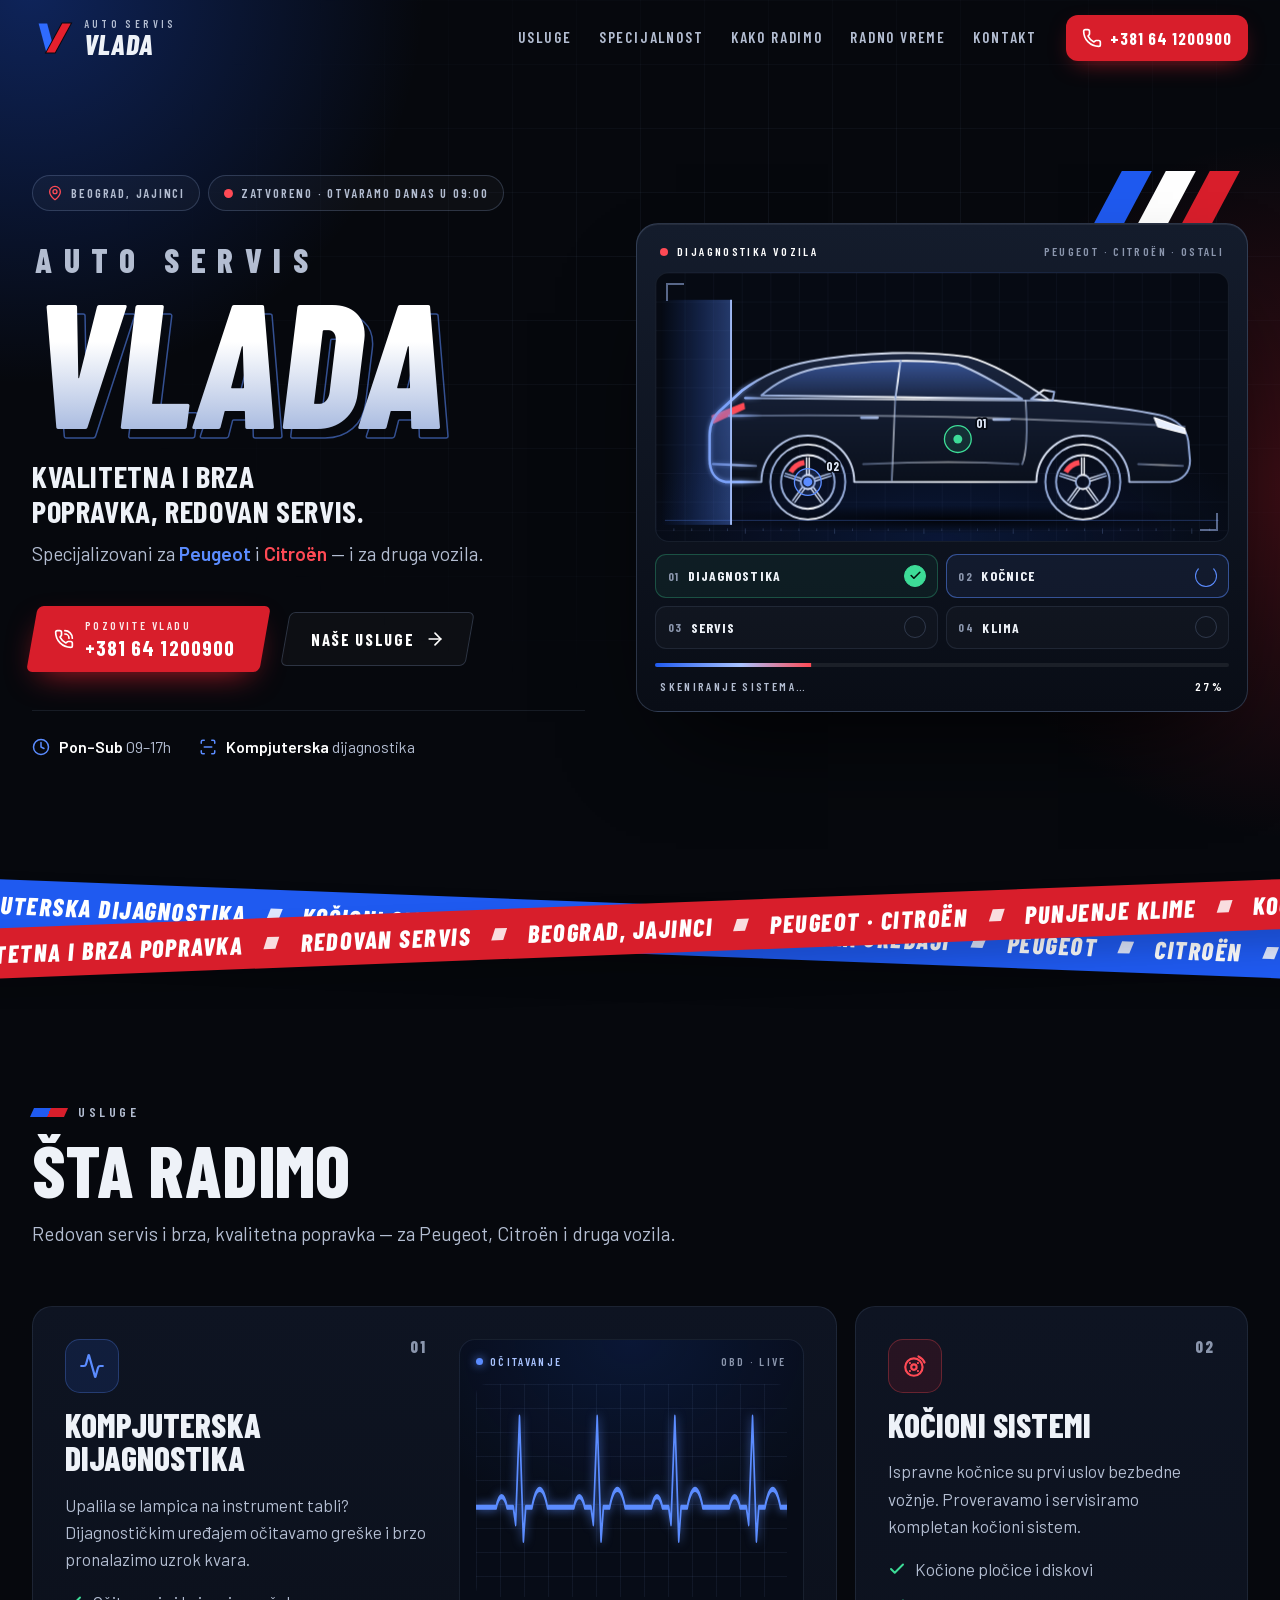
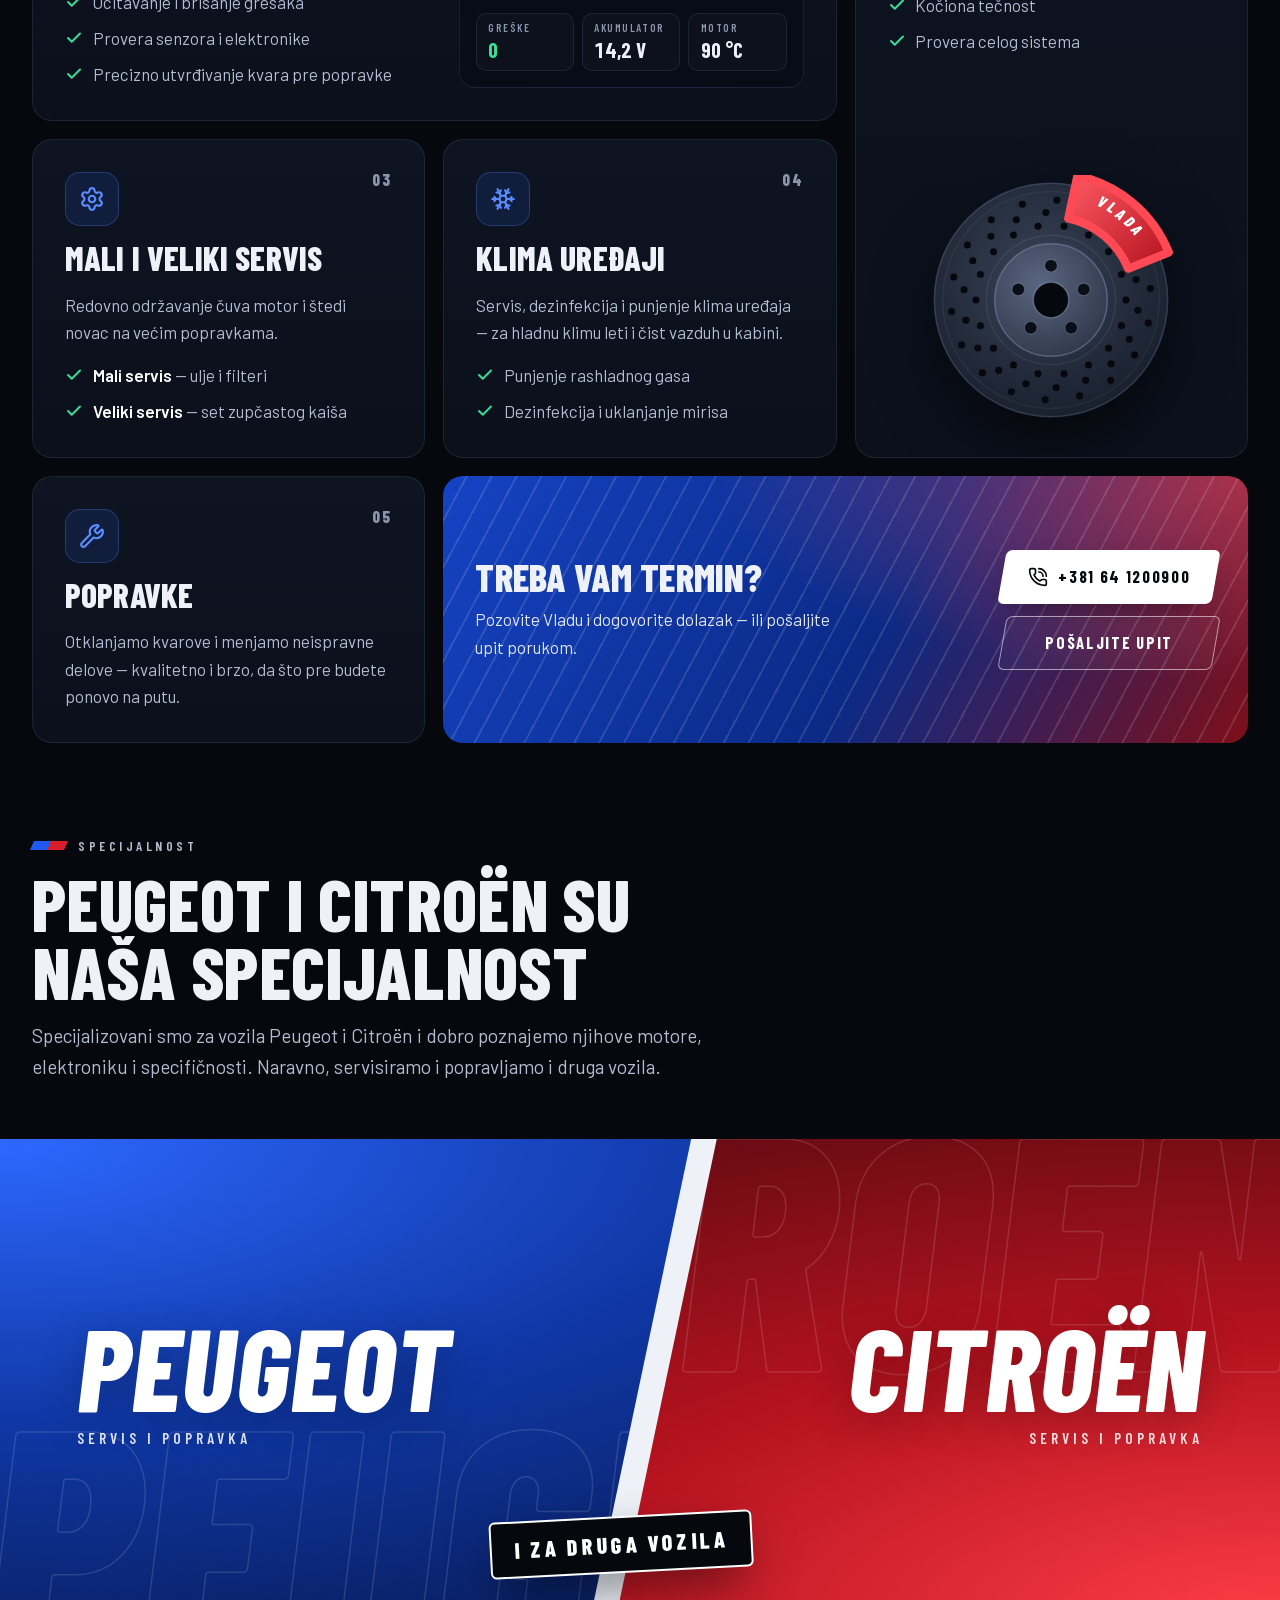
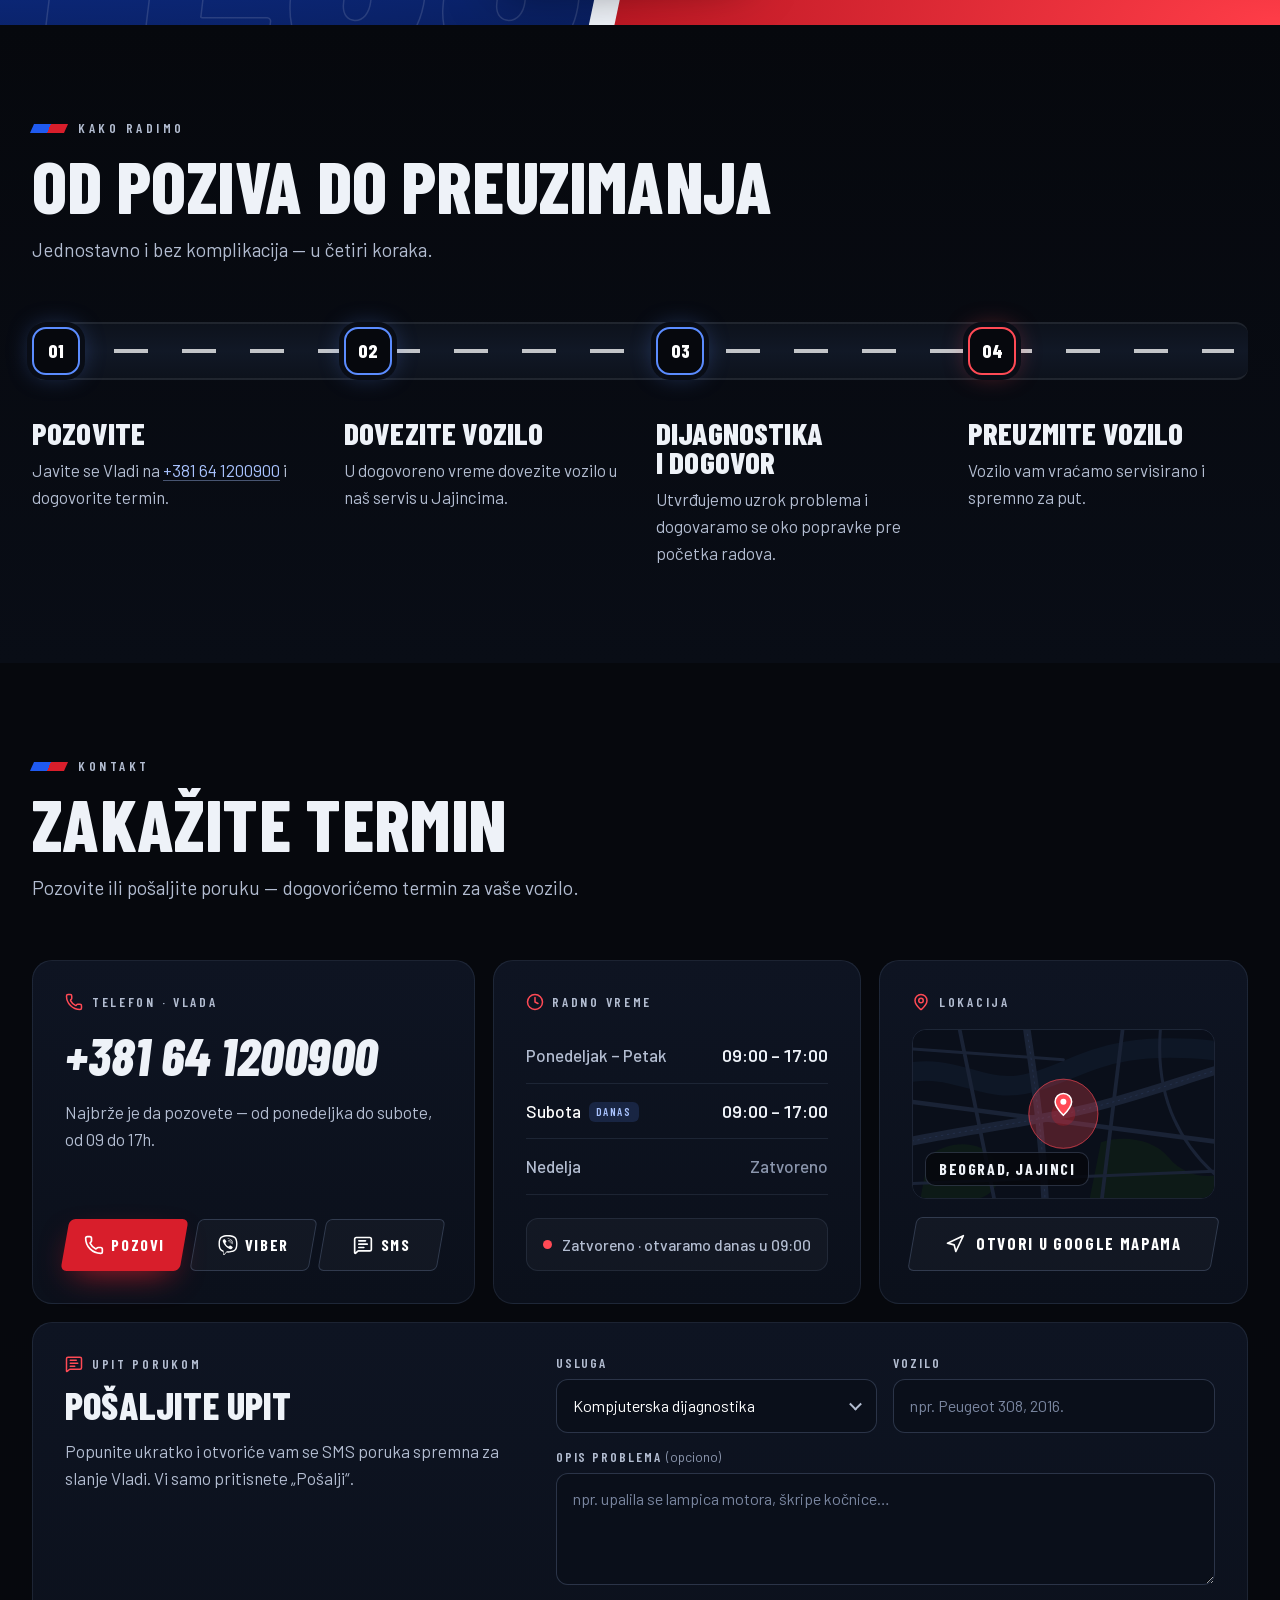
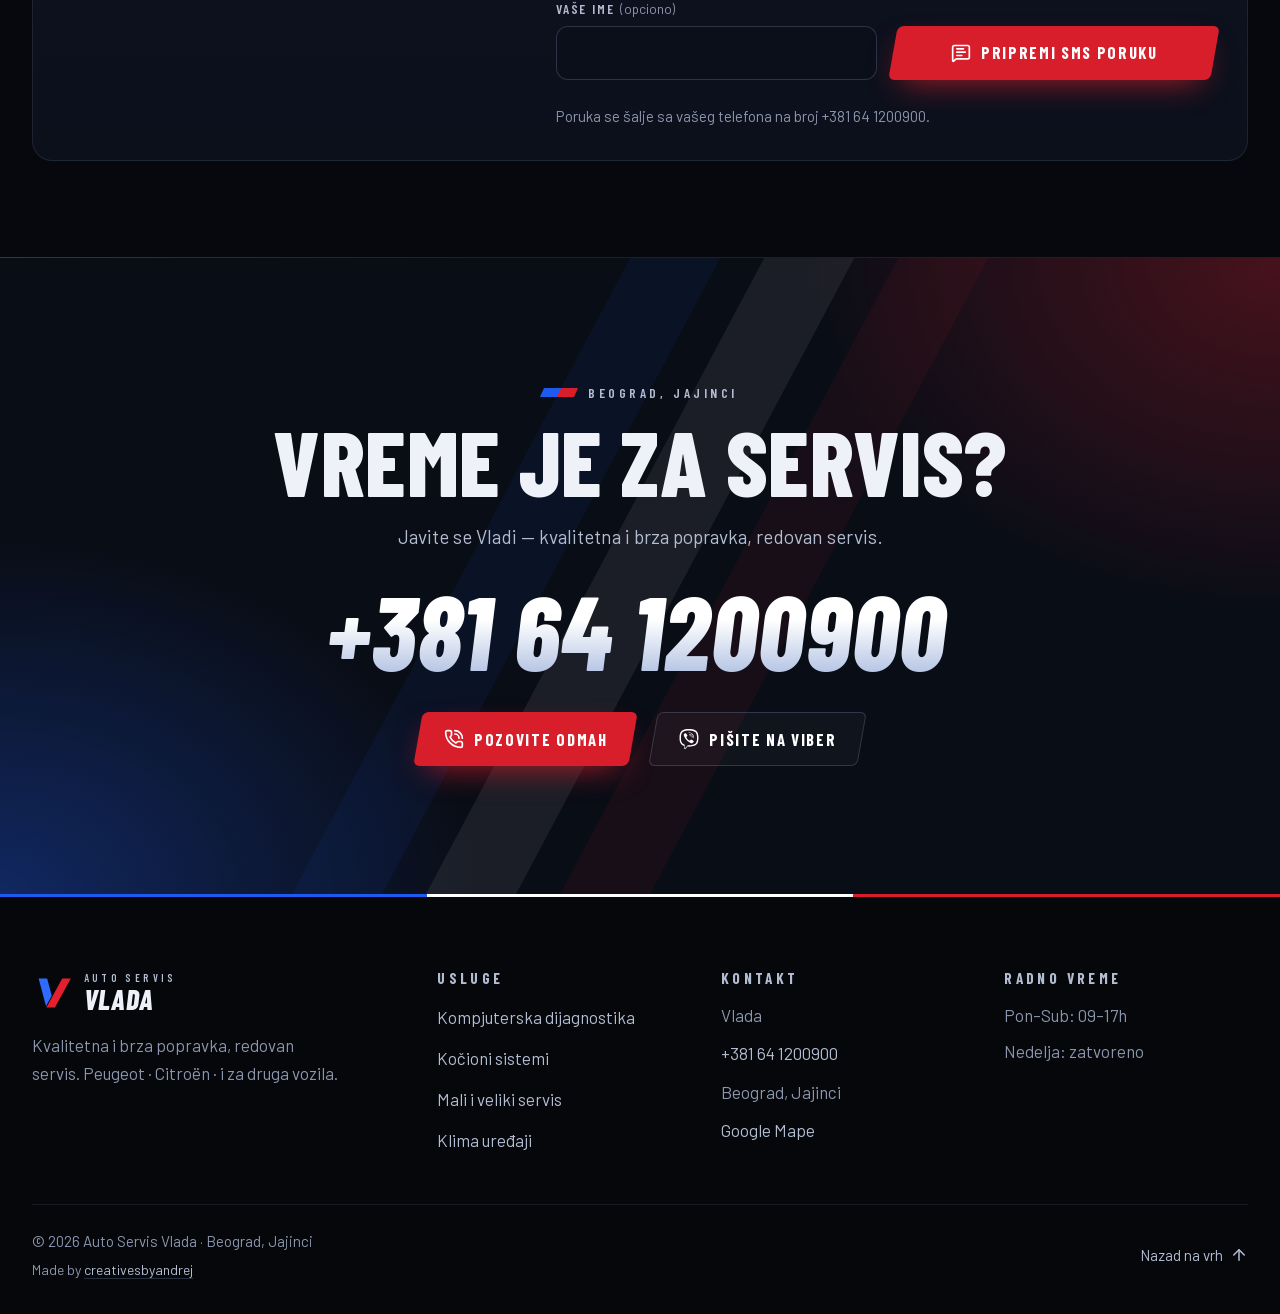
<file: index.html>
<!DOCTYPE html>
<html lang="sr-Latn">
<head>
<meta charset="utf-8">
<meta name="viewport" content="width=device-width, initial-scale=1, viewport-fit=cover">
<title>Auto Servis Vlada | Peugeot i Citroën servis – Beograd, Jajinci</title>
<meta name="description" content="Auto Servis Vlada, Beograd – Jajinci. Kompjuterska dijagnostika, kočioni sistemi, mali i veliki servis, servis i punjenje klima uređaja. Specijalizovani za Peugeot i Citroën, i za druga vozila.">
<meta name="robots" content="index,follow,max-image-preview:large">
<meta name="theme-color" content="#06080d">
<meta name="color-scheme" content="dark">
<meta name="format-detection" content="telephone=no">
<meta name="geo.region" content="RS-00">
<meta name="geo.placename" content="Beograd, Jajinci">
<meta property="og:type" content="website">
<meta property="og:site_name" content="Auto Servis Vlada">
<meta property="og:locale" content="sr_RS">
<meta property="og:title" content="Auto Servis Vlada – Beograd, Jajinci">
<meta property="og:description" content="Kvalitetna i brza popravka, redovan servis. Specijalizovani za Peugeot i Citroën, i za druga vozila. Pozovite +381 64 1200900.">
<meta property="og:image" content="assets/img/og-image.jpg">
<meta property="og:image:width" content="1200">
<meta property="og:image:height" content="630">
<meta property="og:image:alt" content="Auto Servis Vlada – Peugeot i Citroën servis, Beograd, Jajinci">
<meta name="twitter:card" content="summary_large_image">
<meta name="twitter:title" content="Auto Servis Vlada – Beograd, Jajinci">
<meta name="twitter:description" content="Kvalitetna i brza popravka, redovan servis. Specijalizovani za Peugeot i Citroën, i za druga vozila.">
<meta name="twitter:image" content="assets/img/og-image.jpg">
<link rel="icon" href="favicon.ico" sizes="48x48">
<link rel="icon" href="favicon.svg" type="image/svg+xml">
<link rel="apple-touch-icon" href="apple-touch-icon.png">
<link rel="manifest" href="site.webmanifest">
<link rel="preload" href="assets/fonts/barlow-condensed-800-italic.woff2" as="font" type="font/woff2" crossorigin>
<link rel="preload" href="assets/fonts/barlow-condensed-800.woff2" as="font" type="font/woff2" crossorigin>
<link rel="preload" href="assets/fonts/barlow-condensed-700.woff2" as="font" type="font/woff2" crossorigin>
<link rel="preload" href="assets/fonts/barlow-condensed-600.woff2" as="font" type="font/woff2" crossorigin>
<link rel="preload" href="assets/fonts/barlow-400.woff2" as="font" type="font/woff2" crossorigin>
<link rel="preload" href="assets/fonts/barlow-600.woff2" as="font" type="font/woff2" crossorigin>
<link rel="stylesheet" href="assets/css/style.css">
<script>document.documentElement.classList.add('js');window.__jsFallback=setTimeout(function(){document.documentElement.classList.remove('js')},6000);</script>
<script type="application/ld+json">
{
  "@context": "https://schema.org",
  "@type": "AutoRepair",
  "name": "Auto Servis Vlada",
  "description": "Auto servis u Jajincima (Beograd): kompjuterska dijagnostika, kočioni sistemi, mali i veliki servis, servis, dezinfekcija i punjenje klima uređaja. Specijalizovani za Peugeot i Citroën, i za druga vozila.",
  "telephone": "+381641200900",
  "address": {
    "@type": "PostalAddress",
    "addressLocality": "Beograd",
    "addressCountry": "RS"
  },
  "slogan": "Kvalitetna i brza popravka, redovan servis.",
  "areaServed": "Beograd",
  "hasMap": "https://maps.app.goo.gl/Jo5sud75369pQieT7",
  "openingHoursSpecification": [
    {
      "@type": "OpeningHoursSpecification",
      "dayOfWeek": ["Monday", "Tuesday", "Wednesday", "Thursday", "Friday", "Saturday"],
      "opens": "09:00",
      "closes": "17:00"
    }
  ],
  "knowsAbout": ["Peugeot", "Citroën"],
  "hasOfferCatalog": {
    "@type": "OfferCatalog",
    "name": "Usluge",
    "itemListElement": [
      { "@type": "Offer", "itemOffered": { "@type": "Service", "name": "Kompjuterska dijagnostika" } },
      { "@type": "Offer", "itemOffered": { "@type": "Service", "name": "Kočioni sistemi" } },
      { "@type": "Offer", "itemOffered": { "@type": "Service", "name": "Mali i veliki servis" } },
      { "@type": "Offer", "itemOffered": { "@type": "Service", "name": "Servis, dezinfekcija i punjenje klima uređaja" } },
      { "@type": "Offer", "itemOffered": { "@type": "Service", "name": "Popravka vozila" } }
    ]
  }
}
</script>
</head>
<body>

<svg class="sprite" xmlns="http://www.w3.org/2000/svg" aria-hidden="true" focusable="false">
  <symbol id="logo-v" viewBox="0 0 64 64"><g transform="skewX(-8) translate(4 0)"><polygon points="7.5,10 20.5,10 38.5,54 25.5,54" fill="#2f6bff"/><polygon points="43.5,10 56.5,10 38.5,54 25.5,54" fill="#e5202e" style="stroke:var(--logo-gap,#06080d)" stroke-width="3" paint-order="stroke"/></g></symbol>
  <symbol id="i-phone" viewBox="0 0 24 24"><path d="M13.832 16.568a1 1 0 0 0 1.213-.303l.355-.465A2 2 0 0 1 17 15h3a2 2 0 0 1 2 2v3a2 2 0 0 1-2 2A18 18 0 0 1 2 4a2 2 0 0 1 2-2h3a2 2 0 0 1 2 2v3a2 2 0 0 1-.8 1.6l-.468.351a1 1 0 0 0-.292 1.233 14 14 0 0 0 6.392 6.384"/></symbol>
  <symbol id="i-phone-call" viewBox="0 0 24 24"><path d="M13 2a9 9 0 0 1 9 9"/><path d="M13 6a5 5 0 0 1 5 5"/><path d="M13.832 16.568a1 1 0 0 0 1.213-.303l.355-.465A2 2 0 0 1 17 15h3a2 2 0 0 1 2 2v3a2 2 0 0 1-2 2A18 18 0 0 1 2 4a2 2 0 0 1 2-2h3a2 2 0 0 1 2 2v3a2 2 0 0 1-.8 1.6l-.468.351a1 1 0 0 0-.292 1.233 14 14 0 0 0 6.392 6.384"/></symbol>
  <symbol id="i-pin" viewBox="0 0 24 24"><path d="M20 10c0 4.993-5.539 10.193-7.399 11.799a1 1 0 0 1-1.202 0C9.539 20.193 4 14.993 4 10a8 8 0 0 1 16 0"/><circle cx="12" cy="10" r="3"/></symbol>
  <symbol id="i-clock" viewBox="0 0 24 24"><circle cx="12" cy="12" r="10"/><path d="M12 6v6l4 2"/></symbol>
  <symbol id="i-activity" viewBox="0 0 24 24"><path d="M22 12h-2.48a2 2 0 0 0-1.93 1.46l-2.35 8.36a.25.25 0 0 1-.48 0L9.24 2.18a.25.25 0 0 0-.48 0l-2.35 8.36A2 2 0 0 1 4.49 12H2"/></symbol>
  <symbol id="i-scan" viewBox="0 0 24 24"><path d="M3 7V5a2 2 0 0 1 2-2h2"/><path d="M17 3h2a2 2 0 0 1 2 2v2"/><path d="M21 17v2a2 2 0 0 1-2 2h-2"/><path d="M7 21H5a2 2 0 0 1-2-2v-2"/><path d="M7 12h10"/></symbol>
  <symbol id="i-brake" viewBox="0 0 24 24"><circle cx="11" cy="13" r="8"/><circle cx="11" cy="13" r="2.5"/><path d="M14.7 9.3h.01M7.3 9.3h.01M7.3 16.7h.01M14.7 16.7h.01"/><path d="M15.2 3.2a10.6 10.6 0 0 1 5.6 5.6"/></symbol>
  <symbol id="i-settings" viewBox="0 0 24 24"><path d="M9.671 4.136a2.34 2.34 0 0 1 4.659 0 2.34 2.34 0 0 0 3.319 1.915 2.34 2.34 0 0 1 2.33 4.033 2.34 2.34 0 0 0 0 3.831 2.34 2.34 0 0 1-2.33 4.033 2.34 2.34 0 0 0-3.319 1.915 2.34 2.34 0 0 1-4.659 0 2.34 2.34 0 0 0-3.32-1.915 2.34 2.34 0 0 1-2.33-4.033 2.34 2.34 0 0 0 0-3.831A2.34 2.34 0 0 1 6.35 6.051a2.34 2.34 0 0 0 3.319-1.915"/><circle cx="12" cy="12" r="3"/></symbol>
  <symbol id="i-snowflake" viewBox="0 0 24 24"><path d="m10 20-1.25-2.5L6 18"/><path d="M10 4 8.75 6.5 6 6"/><path d="m14 20 1.25-2.5L18 18"/><path d="m14 4 1.25 2.5L18 6"/><path d="m17 21-3-6h-4"/><path d="m17 3-3 6 1.5 3"/><path d="M2 12h6.5L10 9"/><path d="m20 10-1.5 2 1.5 2"/><path d="M22 12h-6.5L14 15"/><path d="m4 10 1.5 2L4 14"/><path d="m7 21 3-6-1.5-3"/><path d="m7 3 3 6h4"/></symbol>
  <symbol id="i-wrench" viewBox="0 0 24 24"><path d="M14.7 6.3a1 1 0 0 0 0 1.4l1.6 1.6a1 1 0 0 0 1.4 0l3.106-3.105c.32-.322.863-.22.983.218a6 6 0 0 1-8.259 7.057l-7.91 7.91a1 1 0 0 1-2.999-3l7.91-7.91a6 6 0 0 1 7.057-8.259c.438.12.54.662.219.984z"/></symbol>
  <symbol id="i-check" viewBox="0 0 24 24"><path d="M20 6 9 17l-5-5"/></symbol>
  <symbol id="i-arrow-right" viewBox="0 0 24 24"><path d="M5 12h14"/><path d="m12 5 7 7-7 7"/></symbol>
  <symbol id="i-external" viewBox="0 0 24 24"><path d="M7 7h10v10"/><path d="M7 17 17 7"/></symbol>
  <symbol id="i-arrow-up" viewBox="0 0 24 24"><path d="m5 12 7-7 7 7"/><path d="M12 19V5"/></symbol>
  <symbol id="i-menu" viewBox="0 0 24 24"><path d="M4 6h16"/><path d="M4 12h16"/><path d="M4 18h10"/></symbol>
  <symbol id="i-x" viewBox="0 0 24 24"><path d="M18 6 6 18"/><path d="m6 6 12 12"/></symbol>
  <symbol id="i-message" viewBox="0 0 24 24"><path d="M22 17a2 2 0 0 1-2 2H6.828a2 2 0 0 0-1.414.586l-2.202 2.202A.71.71 0 0 1 2 21.286V5a2 2 0 0 1 2-2h16a2 2 0 0 1 2 2z"/><path d="M7 11h10"/><path d="M7 15h6"/><path d="M7 7h8"/></symbol>
  <symbol id="i-navigation" viewBox="0 0 24 24"><polygon points="3 11 22 2 13 21 11 13 3 11"/></symbol>
  <symbol id="i-viber" viewBox="0 0 24 24"><path fill="currentColor" stroke="none" d="M11.4 0C9.473.028 5.333.344 3.02 2.467 1.302 4.187.696 6.7.633 9.817.57 12.933.488 18.776 6.12 20.36h.003l-.004 2.416s-.037.977.61 1.177c.777.242 1.234-.5 1.98-1.302.407-.44.972-1.084 1.397-1.58 3.85.326 6.812-.416 7.15-.525.776-.252 5.176-.816 5.892-6.657.74-6.02-.36-9.83-2.34-11.546-.596-.55-3.006-2.3-8.375-2.323 0 0-.395-.025-1.037-.017zm.058 1.693c.545-.004.88.017.88.017 4.542.02 6.717 1.388 7.222 1.846 1.675 1.435 2.53 4.868 1.906 9.897v.002c-.604 4.878-4.174 5.184-4.832 5.395-.28.09-2.882.737-6.153.524 0 0-2.436 2.94-3.197 3.704-.12.12-.26.167-.352.144-.13-.033-.166-.188-.165-.414l.02-4.018c-4.762-1.32-4.485-6.292-4.43-8.895.054-2.604.543-4.738 1.996-6.173 1.96-1.773 5.474-2.018 7.11-2.03zm.38 2.602c-.167 0-.303.135-.304.302 0 .167.133.303.3.305 1.624.01 2.946.537 4.028 1.592 1.073 1.046 1.62 2.468 1.633 4.334.002.167.14.3.307.3.166-.002.3-.138.3-.304-.014-1.984-.618-3.596-1.816-4.764-1.19-1.16-2.692-1.753-4.447-1.765zm-3.96.695c-.19-.032-.4.005-.616.117l-.01.002c-.43.247-.816.562-1.146.932-.002.004-.006.004-.008.008-.267.323-.42.638-.46.948-.008.046-.01.093-.007.14 0 .136.022.27.065.4l.013.01c.135.48.473 1.276 1.205 2.604.42.768.903 1.5 1.446 2.186.27.344.56.673.87.984l.132.132c.31.308.64.6.984.87.686.543 1.418 1.027 2.186 1.447 1.328.733 2.126 1.07 2.604 1.206l.01.014c.13.042.265.064.402.063.046.002.092 0 .138-.008.31-.036.627-.19.948-.46.004 0 .003-.002.008-.005.37-.33.683-.72.93-1.148l.003-.01c.225-.432.15-.842-.18-1.12-.004 0-.698-.58-1.037-.83-.36-.255-.73-.492-1.113-.71-.51-.285-1.032-.106-1.248.174l-.447.564c-.23.283-.657.246-.657.246-3.12-.796-3.955-3.955-3.955-3.955s-.037-.426.248-.656l.563-.448c.277-.215.456-.737.17-1.248-.217-.383-.454-.756-.71-1.115-.25-.34-.826-1.033-.83-1.035-.137-.165-.31-.265-.502-.297zm4.49.88c-.158.002-.29.124-.3.282-.01.167.115.312.282.324 1.16.085 2.017.466 2.645 1.15.63.688.93 1.524.906 2.57-.002.168.13.306.3.31.166.003.305-.13.31-.297.025-1.175-.334-2.193-1.067-2.994-.74-.81-1.777-1.253-3.05-1.346h-.024zm.463 1.63c-.16.002-.29.127-.3.287-.008.167.12.31.288.32.523.028.875.175 1.113.422.24.245.388.62.416 1.164.01.167.15.295.318.287.167-.008.295-.15.287-.317-.03-.644-.215-1.178-.58-1.557-.367-.378-.893-.574-1.52-.607h-.018z"/></symbol>
</svg>

<a class="skip-link" href="#main">Preskoči na sadržaj</a>

<header class="site-header">
  <div class="container header__inner">
    <a class="brand" href="#pocetna">
      <svg class="brand__mark" aria-hidden="true" focusable="false"><use href="#logo-v"/></svg>
      <span class="brand__name"><small>Auto servis</small> <b>Vlada</b></span>
    </a>
    <nav class="nav" aria-label="Glavna navigacija">
      <ul class="nav__list">
        <li><a href="#usluge">Usluge</a></li>
        <li><a href="#specijalnost">Specijalnost</a></li>
        <li><a href="#kako-radimo">Kako radimo</a></li>
        <li><a href="#radno-vreme">Radno vreme</a></li>
        <li><a href="#kontakt">Kontakt</a></li>
      </ul>
    </nav>
    <a class="header__call" href="tel:+381641200900" aria-label="Pozovite +381&nbsp;64&nbsp;1200900">
      <svg class="icon" aria-hidden="true" focusable="false"><use href="#i-phone"/></svg>
      <span class="header__call-text">+381&nbsp;64&nbsp;1200900</span>
    </a>
    <button class="menu-toggle" type="button" aria-expanded="false" aria-controls="mobile-menu" aria-label="Otvori meni">
      <svg class="icon icon-open" aria-hidden="true" focusable="false"><use href="#i-menu"/></svg>
      <svg class="icon icon-close" aria-hidden="true" focusable="false"><use href="#i-x"/></svg>
    </button>
  </div>
</header>

<div class="mobile-menu" id="mobile-menu">
  <nav aria-label="Meni">
    <ol class="mobile-menu__list">
      <li><a href="#usluge"><span>01</span>Usluge</a></li>
      <li><a href="#specijalnost"><span>02</span>Specijalnost</a></li>
      <li><a href="#kako-radimo"><span>03</span>Kako radimo</a></li>
      <li><a href="#radno-vreme"><span>04</span>Radno vreme</a></li>
      <li><a href="#kontakt"><span>05</span>Kontakt</a></li>
    </ol>
  </nav>
  <div class="mobile-menu__foot">
    <a class="btn btn--primary btn--block" href="tel:+381641200900">
      <svg class="icon" aria-hidden="true" focusable="false"><use href="#i-phone-call"/></svg>
      +381&nbsp;64&nbsp;1200900
    </a>
    <p>Beograd, Jajinci · Pon–Sub 09–17h</p>
  </div>
</div>

<main id="main">

  <!-- ================= HERO ================= -->
  <section class="hero" id="pocetna" aria-labelledby="hero-title">
    <div class="hero__bg" aria-hidden="true">
      <div class="hero__grid"></div>
      <div class="hero__glow hero__glow--blue"></div>
      <div class="hero__glow hero__glow--red"></div>
    </div>

    <div class="container hero__inner">
      <div class="hero__copy">
        <div class="hero__meta">
          <span class="chip"><svg class="icon" aria-hidden="true" focusable="false"><use href="#i-pin"/></svg>Beograd, Jajinci</span>
          <span class="chip chip--status" data-status><span class="status-dot" aria-hidden="true"></span><span data-status-text>Pon–Sub 09–17h</span></span>
        </div>

        <h1 class="hero__title" id="hero-title">
          <span class="hero__title-top">Auto servis</span>
          <span class="hero__title-main" data-text="Vlada"><span class="hero__title-fill">Vlada</span></span>
        </h1>

        <p class="hero__lead">Kvalitetna i brza popravka, redovan servis.</p>
        <p class="hero__sub">Specijalizovani za <strong class="t-blue">Peugeot</strong> i <strong class="t-red">Citroën</strong> — i&nbsp;za&nbsp;druga vozila.</p>

        <div class="hero__actions">
          <a class="btn btn--primary btn--call" href="tel:+381641200900">
            <svg class="icon" aria-hidden="true" focusable="false"><use href="#i-phone-call"/></svg>
            <span class="btn__stack"><small>Pozovite Vladu</small><span>+381&nbsp;64&nbsp;1200900</span></span>
          </a>
          <a class="btn btn--ghost" href="#usluge">
            Naše usluge
            <svg class="icon" aria-hidden="true" focusable="false"><use href="#i-arrow-right"/></svg>
          </a>
        </div>

        <ul class="hero__facts">
          <li><svg class="icon" aria-hidden="true" focusable="false"><use href="#i-clock"/></svg><span><b>Pon–Sub</b> 09–17h</span></li>
          <li><svg class="icon" aria-hidden="true" focusable="false"><use href="#i-scan"/></svg><span><b>Kompjuterska</b> dijagnostika</span></li>
        </ul>
      </div>

      <div class="hero__visual">
        <div class="stripes stripes--hero" aria-hidden="true"><span></span><span></span><span></span></div>
        <div class="diag" data-diag aria-hidden="true">
          <div class="diag__head">
            <span class="diag__live">Dijagnostika vozila</span>
            <span class="diag__brands">Peugeot · Citroën · ostali</span>
          </div>
          <div class="diag__screen">
            <svg class="diag__svg" viewBox="0 0 640 300" aria-hidden="true" focusable="false">
              <defs>
                <linearGradient id="g-chrome" x1="0" x2="1"><stop offset="0" stop-color="#8fa6d6"/><stop offset=".55" stop-color="#fff"/><stop offset="1" stop-color="#8fa6d6"/></linearGradient>
                <linearGradient id="g-glass" x2="0" y2="1"><stop offset="0" stop-color="#5b8cff" stop-opacity=".45"/><stop offset="1" stop-color="#5b8cff" stop-opacity=".06"/></linearGradient>
                <linearGradient id="g-body" x2="0" y2="1"><stop offset="0" stop-color="#1b2640"/><stop offset="1" stop-color="#0a101c"/></linearGradient>
                <radialGradient id="g-shadow"><stop offset="0" stop-color="#000" stop-opacity=".85"/><stop offset="1" stop-color="#000" stop-opacity="0"/></radialGradient>
                <linearGradient id="g-beam" x1="0" x2="1"><stop offset="0" stop-color="#2f6bff" stop-opacity="0"/><stop offset="1" stop-color="#5b8cff" stop-opacity=".38"/></linearGradient>
                <linearGradient id="g-mask" x1="0" x2="1"><stop offset="0" stop-color="#fff" stop-opacity="0"/><stop offset=".85" stop-color="#fff"/><stop offset="1" stop-color="#fff" stop-opacity="0"/></linearGradient>
                <pattern id="p-grid" width="32" height="32" patternUnits="userSpaceOnUse"><path d="M32 0H0V32" fill="none" stroke="#7896d2" stroke-opacity=".1"/></pattern>
                <mask id="m-scan" maskUnits="userSpaceOnUse" x="0" y="0" width="640" height="300"><rect class="scan-mask" x="-160" y="0" width="160" height="300" fill="url(#g-mask)"><animate attributeName="x" values="-160;660" dur="3.2s" begin="indefinite" repeatCount="indefinite"/></rect></mask>
                <filter id="f-glow" x="-10%" y="-10%" width="120%" height="120%"><feGaussianBlur stdDeviation="2.4" result="b"/><feMerge><feMergeNode in="b"/><feMergeNode in="SourceGraphic"/></feMerge></filter>
              </defs>
              <rect width="640" height="300" fill="url(#p-grid)"/>
              <path class="diag__ticks" d="M20 286v3M40 286v3M60 286v3M80 286v3M100 286v6M120 286v3M140 286v3M160 286v3M180 286v3M200 286v6M220 286v3M240 286v3M260 286v3M280 286v3M300 286v6M320 286v3M340 286v3M360 286v3M380 286v3M400 286v6M420 286v3M440 286v3M460 286v3M480 286v3M500 286v6M520 286v3M540 286v3M560 286v3M580 286v3M600 286v6M620 286v3"/>
              <ellipse cx="328" cy="276" rx="300" ry="16" fill="url(#g-shadow)"/>
              <g class="car">
                <path class="car__fill" d="M78 234C66 232 60 222 60 208L60 182C60 170 64 160 74 152L96 132C120 114 144 104 172 99C232 88 300 87 350 94C380 102 412 122 440 142C488 147 532 152 564 159C584 164 594 174 596 188L598 210C598 223 590 232 576 234L530 234A52 52 0 0 0 426 234L222 234A52 52 0 0 0 118 234Z" fill="url(#g-body)"/>
                <path class="car__fill" d="M118 137C136 121 156 112 178 107C236 97 296 96 338 102C362 111 388 127 410 141Z" fill="url(#g-glass)"/>
                <g class="car__lines" stroke="url(#g-chrome)">
                  <path d="M78 234C66 232 60 222 60 208L60 182C60 170 64 160 74 152L96 132C120 114 144 104 172 99C232 88 300 87 350 94C380 102 412 122 440 142C488 147 532 152 564 159C584 164 594 174 596 188L598 210C598 223 590 232 576 234L530 234A52 52 0 0 0 426 234L222 234A52 52 0 0 0 118 234Z" pathLength="1"/>
                  <path d="M118 137C136 121 156 112 178 107C236 97 296 96 338 102C362 111 388 127 410 141Z" pathLength="1"/>
                  <path d="M274 98L268 140" pathLength="1"/>
                  <path d="M100 140L440 143" stroke-opacity=".8" pathLength="1"/>
                  <path d="M82 160C230 158 420 162 592 172" stroke-opacity=".45" pathLength="1"/>
                  <path d="M268 140L264 232" stroke-opacity=".6" pathLength="1"/>
                  <path d="M414 143C416 172 416 200 410 214" stroke-opacity=".6" pathLength="1"/>
                  <path d="M232 214C300 211 360 211 406 214" stroke-opacity=".45" pathLength="1"/>
                  <path d="M230 162L248 162M378 164L396 164" stroke-width="3" pathLength="1"/>
                  <path d="M420 141L434 131L446 133L444 143Z" pathLength="1"/>
                  <path d="M540 214L590 216" stroke-opacity=".5" pathLength="1"/>
                  <path d="M64 214L112 216" stroke-opacity=".5" pathLength="1"/>
                  <circle cx="170" cy="234" r="42" pathLength="1"/>
                  <circle cx="170" cy="234" r="30" pathLength="1"/>
                  <circle cx="170" cy="234" r="8" pathLength="1"/>
                  <path d="M168.5 225.1L168.5 207M171.5 225.1L171.5 207M178 229.8L195.2 224.3M178.9 232.7L196.1 227.1M176.5 240.3L187 254.9M174 242.1L184.6 256.7M166 242.1L155.4 256.7M163.5 240.3L153 254.9M161.1 232.7L143.9 227.1M162 229.8L144.8 224.3" stroke-width="1.6" pathLength="1"/>
                  <circle cx="478" cy="234" r="42" pathLength="1"/>
                  <circle cx="478" cy="234" r="30" pathLength="1"/>
                  <circle cx="478" cy="234" r="8" pathLength="1"/>
                  <path d="M476.5 225.1L476.5 207M479.5 225.1L479.5 207M486 229.8L503.2 224.3M486.9 232.7L504.1 227.1M484.5 240.3L495 254.9M482 242.1L492.6 256.7M474 242.1L463.4 256.7M471.5 240.3L461 254.9M469.1 232.7L451.9 227.1M470 229.8L452.8 224.3" stroke-width="1.6" pathLength="1"/>
                </g>
                <g class="car__calipers"><path d="M150.9 223A22 22 0 0 1 166.2 212.3"/><path d="M458.9 223A22 22 0 0 1 474.2 212.3"/></g>
                <path class="car__head" d="M558 162L592 174L593 180L562 172Z"/>
                <path class="car__tail" d="M63 160L98 146L99 152L64 168Z"/>
                <g class="car__xray" mask="url(#m-scan)" filter="url(#f-glow)">
                  <path d="M78 234C66 232 60 222 60 208L60 182C60 170 64 160 74 152L96 132C120 114 144 104 172 99C232 88 300 87 350 94C380 102 412 122 440 142C488 147 532 152 564 159C584 164 594 174 596 188L598 210C598 223 590 232 576 234L530 234A52 52 0 0 0 426 234L222 234A52 52 0 0 0 118 234Z"/>
                  <path d="M118 137C136 121 156 112 178 107C236 97 296 96 338 102C362 111 388 127 410 141Z"/>
                  <path d="M274 98L268 140"/>
                  <path d="M100 140L440 143" stroke-opacity=".8"/>
                  <path d="M82 160C230 158 420 162 592 172" stroke-opacity=".45"/>
                  <path d="M268 140L264 232" stroke-opacity=".6"/>
                  <path d="M414 143C416 172 416 200 410 214" stroke-opacity=".6"/>
                  <path d="M232 214C300 211 360 211 406 214" stroke-opacity=".45"/>
                  <path d="M230 162L248 162M378 164L396 164" stroke-width="3"/>
                  <path d="M420 141L434 131L446 133L444 143Z"/>
                  <path d="M540 214L590 216" stroke-opacity=".5"/>
                  <path d="M64 214L112 216" stroke-opacity=".5"/>
                  <circle cx="170" cy="234" r="42"/>
                  <circle cx="170" cy="234" r="30"/>
                  <circle cx="170" cy="234" r="8"/>
                  <path d="M168.5 225.1L168.5 207M171.5 225.1L171.5 207M178 229.8L195.2 224.3M178.9 232.7L196.1 227.1M176.5 240.3L187 254.9M174 242.1L184.6 256.7M166 242.1L155.4 256.7M163.5 240.3L153 254.9M161.1 232.7L143.9 227.1M162 229.8L144.8 224.3" stroke-width="1.6"/>
                  <circle cx="478" cy="234" r="42"/>
                  <circle cx="478" cy="234" r="30"/>
                  <circle cx="478" cy="234" r="8"/>
                  <path d="M476.5 225.1L476.5 207M479.5 225.1L479.5 207M486 229.8L503.2 224.3M486.9 232.7L504.1 227.1M484.5 240.3L495 254.9M482 242.1L492.6 256.7M474 242.1L463.4 256.7M471.5 240.3L461 254.9M469.1 232.7L451.9 227.1M470 229.8L452.8 224.3" stroke-width="1.6"/>
                </g>
              </g>
              <line class="diag__ground" x1="10" y1="277" x2="630" y2="277"/>
              <g class="scan"><rect x="-80" y="30" width="80" height="252" fill="url(#g-beam)"/><rect x="-2" y="30" width="2" height="252" fill="#a9c3ff"/><animateTransform attributeName="transform" type="translate" values="-20 0;700 0" dur="3.2s" begin="indefinite" repeatCount="indefinite"/></g>
              <g class="hotspots">
                <g class="hotspot" data-step="1" transform="translate(338 186)"><circle class="hotspot__ring" r="15"/><circle class="hotspot__dot" r="5"/><text class="hotspot__label" x="20" y="-12">01</text></g>
                <g class="hotspot" data-step="2" transform="translate(170 234)"><circle class="hotspot__ring" r="15"/><circle class="hotspot__dot" r="5"/><text class="hotspot__label" x="20" y="-12">02</text></g>
                <g class="hotspot" data-step="3" transform="translate(528 170)"><circle class="hotspot__ring" r="15"/><circle class="hotspot__dot" r="5"/><text class="hotspot__label" x="20" y="-12">03</text></g>
                <g class="hotspot" data-step="4" transform="translate(222 121)"><circle class="hotspot__ring" r="15"/><circle class="hotspot__dot" r="5"/><text class="hotspot__label" x="20" y="-12">04</text></g>
              </g>
            </svg>
          </div>
          <ol class="diag__checks">
            <li class="check is-done" data-check><span class="check__num">01</span><span class="check__name">Dijagnostika</span><span class="check__state"><svg class="icon" focusable="false"><use href="#i-check"/></svg></span></li>
            <li class="check is-done" data-check><span class="check__num">02</span><span class="check__name">Kočnice</span><span class="check__state"><svg class="icon" focusable="false"><use href="#i-check"/></svg></span></li>
            <li class="check is-done" data-check><span class="check__num">03</span><span class="check__name">Servis</span><span class="check__state"><svg class="icon" focusable="false"><use href="#i-check"/></svg></span></li>
            <li class="check is-done" data-check><span class="check__num">04</span><span class="check__name">Klima</span><span class="check__state"><svg class="icon" focusable="false"><use href="#i-check"/></svg></span></li>
          </ol>
          <div class="diag__progress"><span class="diag__bar" data-diag-bar></span></div>
          <div class="diag__foot">
            <span data-diag-status>Vozilo spremno za put</span>
            <span class="diag__pct" data-diag-pct>100%</span>
          </div>
        </div>
      </div>
    </div>
  </section>

  <!-- ================= TRAKA ================= -->
  <div class="ticker" aria-hidden="true">
    <div class="ticker__band ticker__band--blue">
      <div class="ticker__track"><span class="ticker__item">Kompjuterska dijagnostika</span><span class="ticker__item">Kočioni sistemi</span><span class="ticker__item">Mali i veliki servis</span><span class="ticker__item">Klima uređaji</span><span class="ticker__item">Peugeot</span><span class="ticker__item">Citroën</span><span class="ticker__item">I za druga vozila</span><span class="ticker__item">Brza popravka</span><span class="ticker__item">Kompjuterska dijagnostika</span><span class="ticker__item">Kočioni sistemi</span><span class="ticker__item">Mali i veliki servis</span><span class="ticker__item">Klima uređaji</span><span class="ticker__item">Peugeot</span><span class="ticker__item">Citroën</span><span class="ticker__item">I za druga vozila</span><span class="ticker__item">Brza popravka</span><span class="ticker__item">Kompjuterska dijagnostika</span><span class="ticker__item">Kočioni sistemi</span><span class="ticker__item">Mali i veliki servis</span><span class="ticker__item">Klima uređaji</span><span class="ticker__item">Peugeot</span><span class="ticker__item">Citroën</span><span class="ticker__item">I za druga vozila</span><span class="ticker__item">Brza popravka</span><span class="ticker__item">Kompjuterska dijagnostika</span><span class="ticker__item">Kočioni sistemi</span><span class="ticker__item">Mali i veliki servis</span><span class="ticker__item">Klima uređaji</span><span class="ticker__item">Peugeot</span><span class="ticker__item">Citroën</span><span class="ticker__item">I za druga vozila</span><span class="ticker__item">Brza popravka</span></div>
    </div>
    <div class="ticker__band ticker__band--red">
      <div class="ticker__track"><span class="ticker__item">Kvalitetna i brza popravka</span><span class="ticker__item">Redovan servis</span><span class="ticker__item">Beograd, Jajinci</span><span class="ticker__item">Peugeot · Citroën</span><span class="ticker__item">Punjenje klime</span><span class="ticker__item">Kočnice</span><span class="ticker__item">Dijagnostika</span><span class="ticker__item">+381&nbsp;64&nbsp;1200900</span><span class="ticker__item">Kvalitetna i brza popravka</span><span class="ticker__item">Redovan servis</span><span class="ticker__item">Beograd, Jajinci</span><span class="ticker__item">Peugeot · Citroën</span><span class="ticker__item">Punjenje klime</span><span class="ticker__item">Kočnice</span><span class="ticker__item">Dijagnostika</span><span class="ticker__item">+381&nbsp;64&nbsp;1200900</span><span class="ticker__item">Kvalitetna i brza popravka</span><span class="ticker__item">Redovan servis</span><span class="ticker__item">Beograd, Jajinci</span><span class="ticker__item">Peugeot · Citroën</span><span class="ticker__item">Punjenje klime</span><span class="ticker__item">Kočnice</span><span class="ticker__item">Dijagnostika</span><span class="ticker__item">+381&nbsp;64&nbsp;1200900</span><span class="ticker__item">Kvalitetna i brza popravka</span><span class="ticker__item">Redovan servis</span><span class="ticker__item">Beograd, Jajinci</span><span class="ticker__item">Peugeot · Citroën</span><span class="ticker__item">Punjenje klime</span><span class="ticker__item">Kočnice</span><span class="ticker__item">Dijagnostika</span><span class="ticker__item">+381&nbsp;64&nbsp;1200900</span></div>
    </div>
  </div>

  <!-- ================= USLUGE ================= -->
  <section class="section services" id="usluge" aria-labelledby="usluge-title">
    <div class="container">
      <header class="section-head reveal">
        <p class="eyebrow">Usluge</p>
        <h2 id="usluge-title">Šta radimo</h2>
        <p class="lead">Redovan servis i brza, kvalitetna popravka — za Peugeot, Citroën i druga vozila.</p>
      </header>

      <div class="bento">
        <article class="svc svc--diag reveal" data-glow>
          <div class="svc__body">
            <span class="svc__icon"><svg class="icon" aria-hidden="true" focusable="false"><use href="#i-activity"/></svg></span>
            <h3>Kompjuterska dijagnostika</h3>
            <p>Upalila se lampica na instrument tabli? Dijagnostičkim uređajem očitavamo greške i brzo pronalazimo uzrok kvara.</p>
            <ul class="svc__list">
              <li><svg class="icon" aria-hidden="true" focusable="false"><use href="#i-check"/></svg>Očitavanje i brisanje grešaka</li>
              <li><svg class="icon" aria-hidden="true" focusable="false"><use href="#i-check"/></svg>Provera senzora i elektronike</li>
              <li><svg class="icon" aria-hidden="true" focusable="false"><use href="#i-check"/></svg>Precizno utvrđivanje kvara pre popravke</li>
            </ul>
            <span class="svc__num" aria-hidden="true">01</span>
          </div>
          <div class="scope" aria-hidden="true">
            <div class="scope__top"><span class="scope__rec">Očitavanje</span><span>OBD · live</span></div>
            <div class="scope__wave">
              <svg viewBox="0 0 800 90" preserveAspectRatio="none" focusable="false"><path d="M0 52L26 52C30 46 36 46 40 52L48 52L51 59L56 14L61 66L64 52L72 52C78 42 86 42 92 52L100 52L126 52C130 46 136 46 140 52L148 52L151 59L156 14L161 66L164 52L172 52C178 42 186 42 192 52L200 52L226 52C230 46 236 46 240 52L248 52L251 59L256 14L261 66L264 52L272 52C278 42 286 42 292 52L300 52L326 52C330 46 336 46 340 52L348 52L351 59L356 14L361 66L364 52L372 52C378 42 386 42 392 52L400 52L426 52C430 46 436 46 440 52L448 52L451 59L456 14L461 66L464 52L472 52C478 42 486 42 492 52L500 52L526 52C530 46 536 46 540 52L548 52L551 59L556 14L561 66L564 52L572 52C578 42 586 42 592 52L600 52L626 52C630 46 636 46 640 52L648 52L651 59L656 14L661 66L664 52L672 52C678 42 686 42 692 52L700 52L726 52C730 46 736 46 740 52L748 52L751 59L756 14L761 66L764 52L772 52C778 42 786 42 792 52L800 52"/></svg>
            </div>
            <div class="scope__readouts">
              <span><small>Greške</small><b class="is-ok">0</b></span>
              <span><small>Akumulator</small><b>14,2 V</b></span>
              <span><small>Motor</small><b>90 °C</b></span>
            </div>
          </div>
        </article>

        <article class="svc svc--brake reveal" data-glow>
          <div class="svc__body">
            <span class="svc__icon svc__icon--red"><svg class="icon" aria-hidden="true" focusable="false"><use href="#i-brake"/></svg></span>
            <h3>Kočioni sistemi</h3>
            <p>Ispravne kočnice su prvi uslov bezbedne vožnje. Proveravamo i servisiramo kompletan kočioni sistem.</p>
            <ul class="svc__list">
              <li><svg class="icon" aria-hidden="true" focusable="false"><use href="#i-check"/></svg>Kočione pločice i diskovi</li>
              <li><svg class="icon" aria-hidden="true" focusable="false"><use href="#i-check"/></svg>Kočiona tečnost</li>
              <li><svg class="icon" aria-hidden="true" focusable="false"><use href="#i-check"/></svg>Provera celog sistema</li>
            </ul>
          </div>
          <div class="svc__disc">
            <svg class="disc" viewBox="0 0 240 240" aria-hidden="true" focusable="false">
              <defs>
                <radialGradient id="g-rotor" cx=".45" cy=".4" r=".7"><stop offset="0" stop-color="#3a4458"/><stop offset=".6" stop-color="#232b3b"/><stop offset="1" stop-color="#151b27"/></radialGradient>
                <radialGradient id="g-hat" cx=".4" cy=".35" r=".8"><stop offset="0" stop-color="#5a6680"/><stop offset="1" stop-color="#2a3244"/></radialGradient>
                <linearGradient id="g-caliper" x1="0" y1="0" x2="1" y2="1"><stop offset="0" stop-color="#ff5a64"/><stop offset="1" stop-color="#b3121e"/></linearGradient>
                <path id="p-caliper-text" d="M151.2 23.9A101 101 0 0 1 209.2 72.6"/>
              </defs>
              <g class="disc__rotor">
                <circle cx="120" cy="120" r="112" fill="url(#g-rotor)" stroke="#8fa6d6" stroke-opacity=".25" stroke-width="1.5"/>
                <circle cx="120" cy="120" r="104" fill="none" stroke="#fff" stroke-opacity=".06" stroke-width="1.2"/>
                <circle cx="120" cy="120" r="62" fill="none" stroke="#fff" stroke-opacity=".08" stroke-width="1.2"/>
                <g fill="#06080d" stroke="#000" stroke-opacity=".4"><circle cx="192" cy="120" r="3.1"/><circle cx="203.4" cy="129.8" r="3.1"/><circle cx="213.4" cy="142.1" r="3.1"/><circle cx="187.7" cy="144.6" r="3.1"/><circle cx="195.1" cy="157.7" r="3.1"/><circle cx="200.2" cy="172.8" r="3.1"/><circle cx="175.2" cy="166.3" r="3.1"/><circle cx="177.6" cy="181.1" r="3.1"/><circle cx="177.3" cy="197" r="3.1"/><circle cx="156" cy="182.4" r="3.1"/><circle cx="153.3" cy="197.1" r="3.1"/><circle cx="147.5" cy="212" r="3.1"/><circle cx="132.5" cy="190.9" r="3.1"/><circle cx="124.9" cy="203.9" r="3.1"/><circle cx="114.4" cy="215.8" r="3.1"/><circle cx="107.5" cy="190.9" r="3.1"/><circle cx="95.9" cy="200.5" r="3.1"/><circle cx="82" cy="208.1" r="3.1"/><circle cx="84" cy="182.4" r="3.1"/><circle cx="69.8" cy="187.4" r="3.1"/><circle cx="54.1" cy="189.8" r="3.1"/><circle cx="64.8" cy="166.3" r="3.1"/><circle cx="49.8" cy="166.2" r="3.1"/><circle cx="34.2" cy="163.1" r="3.1"/><circle cx="52.3" cy="144.6" r="3.1"/><circle cx="38.3" cy="139.4" r="3.1"/><circle cx="24.6" cy="131.1" r="3.1"/><circle cx="48" cy="120" r="3.1"/><circle cx="36.6" cy="110.2" r="3.1"/><circle cx="26.6" cy="97.9" r="3.1"/><circle cx="52.3" cy="95.4" r="3.1"/><circle cx="44.9" cy="82.3" r="3.1"/><circle cx="39.8" cy="67.2" r="3.1"/><circle cx="64.8" cy="73.7" r="3.1"/><circle cx="62.4" cy="58.9" r="3.1"/><circle cx="62.7" cy="43" r="3.1"/><circle cx="84" cy="57.6" r="3.1"/><circle cx="86.7" cy="42.9" r="3.1"/><circle cx="92.5" cy="28" r="3.1"/><circle cx="107.5" cy="49.1" r="3.1"/><circle cx="115.1" cy="36.1" r="3.1"/><circle cx="125.6" cy="24.2" r="3.1"/><circle cx="132.5" cy="49.1" r="3.1"/><circle cx="144.1" cy="39.5" r="3.1"/><circle cx="158" cy="31.9" r="3.1"/><circle cx="156" cy="57.6" r="3.1"/><circle cx="170.2" cy="52.6" r="3.1"/><circle cx="185.9" cy="50.2" r="3.1"/><circle cx="175.2" cy="73.7" r="3.1"/><circle cx="190.2" cy="73.8" r="3.1"/><circle cx="205.8" cy="76.9" r="3.1"/><circle cx="187.7" cy="95.4" r="3.1"/><circle cx="201.7" cy="100.6" r="3.1"/><circle cx="215.4" cy="108.9" r="3.1"/></g>
                <circle cx="120" cy="120" r="54" fill="url(#g-hat)" stroke="#9fb3d9" stroke-opacity=".35" stroke-width="1.5"/>
                <g fill="#0a0e17" stroke="#9fb3d9" stroke-opacity=".3"><circle cx="120" cy="87" r="6"/><circle cx="151.4" cy="109.8" r="6"/><circle cx="139.4" cy="146.7" r="6"/><circle cx="100.6" cy="146.7" r="6"/><circle cx="88.6" cy="109.8" r="6"/></g>
                <circle cx="120" cy="120" r="17" fill="#06080d" stroke="#9fb3d9" stroke-opacity=".4" stroke-width="1.5"/>
              </g>
              <path class="disc__caliper" d="M145.4 0.7A122 122 0 0 1 233.1 74.3L194.2 90A80 80 0 0 0 136.6 41.7Z" fill="url(#g-caliper)" stroke="#ff4a55" stroke-width="8" stroke-linejoin="round"/>
              <text class="disc__label"><textPath href="#p-caliper-text" startOffset="50%" text-anchor="middle">VLADA</textPath></text>
            </svg>
          </div>
          <span class="svc__num" aria-hidden="true">02</span>
        </article>

        <article class="svc svc--serv reveal" data-glow>
          <span class="svc__icon"><svg class="icon" aria-hidden="true" focusable="false"><use href="#i-settings"/></svg></span>
          <h3>Mali i veliki servis</h3>
          <p>Redovno održavanje čuva motor i štedi novac na većim popravkama.</p>
          <ul class="svc__list">
            <li><svg class="icon" aria-hidden="true" focusable="false"><use href="#i-check"/></svg><span><b>Mali servis</b> — ulje i filteri</span></li>
            <li><svg class="icon" aria-hidden="true" focusable="false"><use href="#i-check"/></svg><span><b>Veliki servis</b> — set zupčastog kaiša</span></li>
          </ul>
          <span class="svc__num" aria-hidden="true">03</span>
        </article>

        <article class="svc svc--ac reveal" data-glow>
          <span class="svc__icon"><svg class="icon" aria-hidden="true" focusable="false"><use href="#i-snowflake"/></svg></span>
          <h3>Klima uređaji</h3>
          <p>Servis, dezinfekcija i punjenje klima uređaja — za hladnu klimu leti i čist vazduh u kabini.</p>
          <ul class="svc__list">
            <li><svg class="icon" aria-hidden="true" focusable="false"><use href="#i-check"/></svg>Punjenje rashladnog gasa</li>
            <li><svg class="icon" aria-hidden="true" focusable="false"><use href="#i-check"/></svg>Dezinfekcija i uklanjanje mirisa</li>
          </ul>
          <span class="svc__num" aria-hidden="true">04</span>
        </article>

        <article class="svc svc--repair reveal" data-glow>
          <span class="svc__icon"><svg class="icon" aria-hidden="true" focusable="false"><use href="#i-wrench"/></svg></span>
          <h3>Popravke</h3>
          <p>Otklanjamo kvarove i menjamo neispravne delove — kvalitetno i brzo, da što pre budete ponovo na putu.</p>
          <span class="svc__num" aria-hidden="true">05</span>
        </article>

        <aside class="svc svc--cta reveal" aria-labelledby="cta-card-title">
          <div class="svc__cta-copy">
            <h3 id="cta-card-title">Treba vam termin?</h3>
            <p>Pozovite Vladu i dogovorite dolazak — ili pošaljite upit porukom.</p>
          </div>
          <div class="svc__cta-actions">
            <a class="btn btn--light" href="tel:+381641200900">
              <svg class="icon" aria-hidden="true" focusable="false"><use href="#i-phone-call"/></svg>
              +381&nbsp;64&nbsp;1200900
            </a>
            <a class="btn btn--ghost" href="#upit">Pošaljite upit</a>
          </div>
        </aside>
      </div>
    </div>
  </section>

  <!-- ================= SPECIJALNOST ================= -->
  <section class="brands" id="specijalnost" aria-labelledby="brands-title">
    <div class="container">
      <header class="section-head reveal">
        <p class="eyebrow">Specijalnost</p>
        <h2 id="brands-title">Peugeot i Citroën su naša specijalnost</h2>
        <p class="lead">Specijalizovani smo za vozila Peugeot i Citroën i dobro poznajemo njihove motore, elektroniku i specifičnosti. Naravno, servisiramo i popravljamo i druga vozila.</p>
      </header>
    </div>
    <div class="brands__split reveal">
      <div class="brands__panel brands__panel--blue" data-word="Peugeot">
        <p class="brands__word">Peugeot</p>
        <p class="brands__sub">Servis i popravka</p>
      </div>
      <div class="brands__panel brands__panel--red" data-word="Citroën">
        <p class="brands__word">Citroën</p>
        <p class="brands__sub">Servis i popravka</p>
      </div>
      <p class="brands__badge">I za druga vozila</p>
    </div>
  </section>

  <!-- ================= KAKO RADIMO ================= -->
  <section class="section process" id="kako-radimo" aria-labelledby="proces-title">
    <div class="container">
      <header class="section-head reveal">
        <p class="eyebrow">Kako radimo</p>
        <h2 id="proces-title">Od poziva do preuzimanja</h2>
        <p class="lead">Jednostavno i bez komplikacija — u četiri koraka.</p>
      </header>

      <div class="road-wrap reveal">
        <ol class="road">
          <li class="road__step">
            <span class="road__num" aria-hidden="true">01</span>
            <h3>Pozovite</h3>
            <p>Javite se Vladi na <a class="link nowrap" href="tel:+381641200900">+381&nbsp;64&nbsp;1200900</a> i dogovorite termin.</p>
          </li>
          <li class="road__step">
            <span class="road__num" aria-hidden="true">02</span>
            <h3>Dovezite vozilo</h3>
            <p>U dogovoreno vreme dovezite vozilo u naš servis u Jajincima.</p>
          </li>
          <li class="road__step">
            <span class="road__num" aria-hidden="true">03</span>
            <h3>Dijagnostika i dogovor</h3>
            <p>Utvrđujemo uzrok problema i dogovaramo se oko popravke pre početka radova.</p>
          </li>
          <li class="road__step">
            <span class="road__num" aria-hidden="true">04</span>
            <h3>Preuzmite vozilo</h3>
            <p>Vozilo vam vraćamo servisirano i spremno za put.</p>
          </li>
        </ol>
      </div>
    </div>
  </section>

  <!-- ================= KONTAKT ================= -->
  <section class="section contact" id="kontakt" aria-labelledby="kontakt-title">
    <div class="container">
      <header class="section-head reveal">
        <p class="eyebrow">Kontakt</p>
        <h2 id="kontakt-title">Zakažite termin</h2>
        <p class="lead">Pozovite ili pošaljite poruku — dogovorićemo termin za vaše vozilo.</p>
      </header>

      <div class="contact__grid">
        <article class="card card--phone reveal" aria-labelledby="tel-title">
          <h3 class="card__label" id="tel-title"><svg class="icon" aria-hidden="true" focusable="false"><use href="#i-phone"/></svg>Telefon · Vlada</h3>
          <a class="phone-big" href="tel:+381641200900">+381&nbsp;64&nbsp;1200900</a>
          <p class="card__text">Najbrže je da pozovete — od ponedeljka do subote, od 09 do 17h.</p>
          <div class="card__actions">
            <a class="btn btn--primary" href="tel:+381641200900">
              <svg class="icon" aria-hidden="true" focusable="false"><use href="#i-phone"/></svg>Pozovi
            </a>
            <a class="btn btn--ghost" href="viber://chat?number=%2B381641200900">
              <svg class="icon" aria-hidden="true" focusable="false"><use href="#i-viber"/></svg>Viber
            </a>
            <a class="btn btn--ghost" href="sms:+381641200900">
              <svg class="icon" aria-hidden="true" focusable="false"><use href="#i-message"/></svg>SMS
            </a>
          </div>
        </article>

        <article class="card card--hours reveal" id="radno-vreme" aria-labelledby="hours-title">
          <h3 class="card__label" id="hours-title"><svg class="icon" aria-hidden="true" focusable="false"><use href="#i-clock"/></svg>Radno vreme</h3>
          <table class="hours">
            <tbody>
              <tr data-days="1,2,3,4,5"><th scope="row">Ponedeljak – Petak</th><td>09:00 – 17:00</td></tr>
              <tr data-days="6"><th scope="row">Subota</th><td>09:00 – 17:00</td></tr>
              <tr data-days="0"><th scope="row">Nedelja</th><td>Zatvoreno</td></tr>
            </tbody>
          </table>
          <p class="status" data-status hidden><span class="status-dot" aria-hidden="true"></span><span data-status-text></span></p>
        </article>

        <article class="card card--map reveal" aria-labelledby="map-title">
          <h3 class="card__label" id="map-title"><svg class="icon" aria-hidden="true" focusable="false"><use href="#i-pin"/></svg>Lokacija</h3>
          <div class="map">
            <svg class="map__svg" viewBox="0 0 400 225" preserveAspectRatio="xMidYMid slice" aria-hidden="true" focusable="false">
              <rect width="400" height="225" fill="#0a0f1a"/>
              <path d="M-20 60C60 40 90 90 160 70S260 10 420 30" fill="none" stroke="#0e1726" stroke-width="26"/>
              <path d="M250 150c30-10 70-4 90 20s50 30 80 20v60H230z" fill="#0d1a17"/>
              <path d="M20 170c20-20 60-24 80-6s20 50-10 60H10z" fill="#0d1a17"/>
              <g fill="none" stroke="#1a2336" stroke-linecap="round">
                <path d="M-10 150C80 132 150 124 220 108S350 70 410 52" stroke-width="12"/>
                <path d="M150 -10C160 60 172 130 176 235" stroke-width="10"/>
                <path d="M-10 95L410 150" stroke-width="6"/>
                <path d="M60 -10L110 235" stroke-width="5"/>
                <path d="M280 -10L250 235" stroke-width="5"/>
                <path d="M330 -10C320 80 350 150 410 200" stroke-width="4"/>
                <path d="M-10 205L410 188" stroke-width="4"/>
                <path d="M-10 25L200 40" stroke-width="4"/>
              </g>
              <g fill="none" stroke="#2a3a5c" stroke-width="1" stroke-dasharray="3 5" stroke-opacity=".7">
                <path d="M-10 150C80 132 150 124 220 108S350 70 410 52"/>
                <path d="M150 -10C160 60 172 130 176 235"/>
              </g>
              <g class="map__pin" transform="translate(200 112)">
                <circle class="map__pulse" r="46"/>
                <circle class="map__pulse map__pulse--2" r="46"/>
                <circle r="16" fill="#d81e2b" fill-opacity=".25"/>
                <path d="M0 6C-7 -1 -11 -6 -11 -12a11 11 0 0 1 22 0c0 6-4 11-11 18z" transform="translate(0 -4)" fill="#ff4a55" stroke="#fff" stroke-width="2"/>
                <circle cy="-16" r="4" fill="#fff"/>
              </g>
            </svg>
            <span class="map__place">Beograd, Jajinci</span>
          </div>
          <a class="btn btn--ghost btn--block" href="https://maps.app.goo.gl/Jo5sud75369pQieT7" target="_blank" rel="noopener">
            <svg class="icon" aria-hidden="true" focusable="false"><use href="#i-navigation"/></svg>
            Otvori u Google Mapama
            <span class="sr-only">(otvara se u novom prozoru)</span>
          </a>
        </article>

        <form class="card card--form reveal" id="upit" data-sms-form novalidate aria-labelledby="upit-title">
          <div class="form__intro">
            <p class="card__label"><svg class="icon" aria-hidden="true" focusable="false"><use href="#i-message"/></svg>Upit porukom</p>
            <h3 class="form__title" id="upit-title">Pošaljite upit</h3>
            <p class="card__text">Popunite ukratko i otvoriće vam se SMS poruka spremna za slanje Vladi. Vi samo pritisnete „Pošalji“.</p>
          </div>
          <div class="form__grid">
            <div class="field">
              <label for="f-usluga">Usluga</label>
              <div class="select">
                <select id="f-usluga" name="usluga">
                  <option>Kompjuterska dijagnostika</option>
                  <option>Kočioni sistemi</option>
                  <option>Mali servis</option>
                  <option>Veliki servis</option>
                  <option>Servis i punjenje klime</option>
                  <option>Popravka / kvar</option>
                  <option>Nešto drugo</option>
                </select>
              </div>
            </div>
            <div class="field">
              <label for="f-vozilo">Vozilo</label>
              <input id="f-vozilo" name="vozilo" type="text" placeholder="npr. Peugeot 308, 2016." required aria-describedby="f-vozilo-error">
              <p class="field__error" id="f-vozilo-error" hidden>Upišite marku i model vozila.</p>
            </div>
            <div class="field field--wide">
              <label for="f-opis">Opis problema <span class="opt">(opciono)</span></label>
              <textarea id="f-opis" name="opis" rows="3" placeholder="npr. upalila se lampica motora, škripe kočnice…"></textarea>
            </div>
            <div class="field">
              <label for="f-ime">Vaše ime <span class="opt">(opciono)</span></label>
              <input id="f-ime" name="ime" type="text" autocomplete="given-name">
            </div>
            <div class="field field--submit">
              <button class="btn btn--primary btn--block" type="submit">
                <svg class="icon" aria-hidden="true" focusable="false"><use href="#i-message"/></svg>
                Pripremi SMS poruku
              </button>
            </div>
          </div>
          <p class="form__note" data-form-note aria-live="polite">Poruka se šalje sa vašeg telefona na broj <span class="nowrap">+381&nbsp;64&nbsp;1200900</span>.</p>
        </form>
      </div>
    </div>
  </section>

  <!-- ================= POZIV NA AKCIJU ================= -->
  <section class="cta" aria-labelledby="cta-title">
    <div class="stripes stripes--cta" aria-hidden="true"><span></span><span></span><span></span></div>
    <div class="container cta__inner reveal">
      <p class="eyebrow eyebrow--center">Beograd, Jajinci</p>
      <h2 id="cta-title">Vreme je za servis?</h2>
      <p class="lead">Javite se Vladi — kvalitetna i brza popravka, redovan servis.</p>
      <a class="cta__phone" href="tel:+381641200900">+381&nbsp;64&nbsp;1200900</a>
      <div class="cta__actions">
        <a class="btn btn--primary" href="tel:+381641200900">
          <svg class="icon" aria-hidden="true" focusable="false"><use href="#i-phone-call"/></svg>Pozovite odmah
        </a>
        <a class="btn btn--ghost" href="viber://chat?number=%2B381641200900">
          <svg class="icon" aria-hidden="true" focusable="false"><use href="#i-viber"/></svg>Pišite na Viber
        </a>
      </div>
    </div>
  </section>

</main>

<footer class="footer">
  <div class="container footer__grid">
    <div class="footer__brand">
      <a class="brand" href="#pocetna">
        <svg class="brand__mark" aria-hidden="true" focusable="false"><use href="#logo-v"/></svg>
        <span class="brand__name"><small>Auto servis</small> <b>Vlada</b></span>
      </a>
      <p>Kvalitetna i brza popravka, redovan servis. Peugeot · Citroën · i za druga vozila.</p>
    </div>
    <nav class="footer__col" aria-labelledby="f-usluge">
      <h2 class="footer__title" id="f-usluge">Usluge</h2>
      <ul>
        <li><a href="#usluge">Kompjuterska dijagnostika</a></li>
        <li><a href="#usluge">Kočioni sistemi</a></li>
        <li><a href="#usluge">Mali i veliki servis</a></li>
        <li><a href="#usluge">Klima uređaji</a></li>
      </ul>
    </nav>
    <div class="footer__col">
      <h2 class="footer__title">Kontakt</h2>
      <ul>
        <li>Vlada</li>
        <li><a class="nowrap" href="tel:+381641200900">+381&nbsp;64&nbsp;1200900</a></li>
        <li>Beograd, Jajinci</li>
        <li><a href="https://maps.app.goo.gl/Jo5sud75369pQieT7" target="_blank" rel="noopener">Google Mape<span class="sr-only"> (otvara se u novom prozoru)</span></a></li>
      </ul>
    </div>
    <div class="footer__col">
      <h2 class="footer__title">Radno vreme</h2>
      <ul>
        <li>Pon–Sub: 09–17h</li>
        <li>Nedelja: zatvoreno</li>
      </ul>
    </div>
  </div>
  <div class="container footer__bottom">
    <div class="footer__legal">
      <p>© <span data-year>2026</span> Auto Servis Vlada · Beograd, Jajinci</p>
      <p class="footer__credit">Made by <a href="https://creativesbyandrej.vercel.app" target="_blank" rel="noopener">creativesbyandrej<span class="sr-only"> (otvara se u novom prozoru)</span></a></p>
    </div>
    <a class="to-top" href="#pocetna">Nazad na vrh <svg class="icon" aria-hidden="true" focusable="false"><use href="#i-arrow-up"/></svg></a>
  </div>
</footer>

<nav class="action-bar" aria-label="Brzi kontakt">
  <a class="is-primary" href="tel:+381641200900"><svg class="icon" aria-hidden="true" focusable="false"><use href="#i-phone"/></svg>Pozovi</a>
  <a href="viber://chat?number=%2B381641200900"><svg class="icon" aria-hidden="true" focusable="false"><use href="#i-viber"/></svg>Viber</a>
  <a href="https://maps.app.goo.gl/Jo5sud75369pQieT7" target="_blank" rel="noopener"><svg class="icon" aria-hidden="true" focusable="false"><use href="#i-navigation"/></svg>Mapa<span class="sr-only"> (otvara se u novom prozoru)</span></a>
</nav>

<script src="assets/js/main.js" defer></script>
</body>
</html>
</file>
<file: assets/css/style.css>
/* ==========================================================================
   Auto Servis Vlada — stilovi
   Tamna „garažna" tema u bojama sa flajera: plava (Peugeot), crvena (Citroën)
   i bela. Mobile-first; animacije poštuju prefers-reduced-motion.
   ========================================================================== */

/* ---------- Fontovi (lokalni, podskup: latinica + č ć š ž đ ë) ---------- */
@font-face { font-family: "Barlow Condensed"; src: url("../fonts/barlow-condensed-600.woff2") format("woff2"); font-weight: 600; font-style: normal; font-display: swap; }
@font-face { font-family: "Barlow Condensed"; src: url("../fonts/barlow-condensed-700.woff2") format("woff2"); font-weight: 700; font-style: normal; font-display: swap; }
@font-face { font-family: "Barlow Condensed"; src: url("../fonts/barlow-condensed-800.woff2") format("woff2"); font-weight: 800; font-style: normal; font-display: swap; }
@font-face { font-family: "Barlow Condensed"; src: url("../fonts/barlow-condensed-800-italic.woff2") format("woff2"); font-weight: 800; font-style: italic; font-display: swap; }
@font-face { font-family: "Barlow"; src: url("../fonts/barlow-400.woff2") format("woff2"); font-weight: 400; font-style: normal; font-display: swap; }
@font-face { font-family: "Barlow"; src: url("../fonts/barlow-500.woff2") format("woff2"); font-weight: 500; font-style: normal; font-display: swap; }
@font-face { font-family: "Barlow"; src: url("../fonts/barlow-600.woff2") format("woff2"); font-weight: 600; font-style: normal; font-display: swap; }

/* ---------- Tokeni ---------- */
:root {
  --bg: #06080d;
  --bg-2: #090d16;
  --surface: #0e1422;
  --surface-2: #0b101b;
  --line: rgba(148, 170, 215, .12);
  --line-2: rgba(148, 170, 215, .24);

  --text: #eef2f8;
  --text-2: #b3bdd1;
  --text-3: #8b96ad;

  --blue: #1f5af0;
  --blue-2: #5b8cff;
  --blue-3: #a9c3ff;
  --red: #d81e2b;
  --red-2: #ff4a55;
  --ok: #3ddc97;

  --font-display: "Barlow Condensed", "Arial Narrow", "Roboto Condensed", Arial, sans-serif;
  --font-body: "Barlow", system-ui, -apple-system, "Segoe UI", Roboto, Arial, sans-serif;

  --container: 1220px;
  --gutter: clamp(16px, 4vw, 32px);
  --header-h: 68px;
  --radius: 20px;
  --radius-sm: 12px;

  --ease: cubic-bezier(.22, 1, .36, 1);
  --ease-in-out: cubic-bezier(.65, 0, .35, 1);
}
@media (min-width: 1000px) { :root { --header-h: 76px; } }

/* ---------- Osnova ---------- */
*, *::before, *::after { box-sizing: border-box; }

html {
  -webkit-text-size-adjust: 100%;
  text-size-adjust: 100%;
  scroll-behavior: smooth;
  scroll-padding-top: calc(var(--header-h) + 12px);
  background: var(--bg);
}
html.menu-open { overflow: hidden; }

body {
  margin: 0;
  min-height: 100vh;
  background: var(--bg);
  color: var(--text);
  font-family: var(--font-body);
  font-size: 1.0625rem;
  line-height: 1.6;
  -webkit-font-smoothing: antialiased;
  -moz-osx-font-smoothing: grayscale;
  overflow-x: hidden;
  overflow-x: clip;
}

img, svg { display: block; max-width: 100%; }
a { color: inherit; text-decoration: none; }
ul, ol { margin: 0; padding: 0; list-style: none; }
p { margin: 0; }
h1, h2, h3 {
  margin: 0;
  font-family: var(--font-display);
  font-weight: 800;
  line-height: .95;
  letter-spacing: .005em;
  text-transform: uppercase;
  text-wrap: balance;
}
table { border-collapse: collapse; }
button, input, select, textarea { font: inherit; color: inherit; }
button { cursor: pointer; }
::selection { background: var(--blue); color: #fff; }
:focus-visible { outline: 2px solid var(--blue-3); outline-offset: 3px; }

.sprite { position: absolute; width: 0; height: 0; overflow: hidden; }
.icon {
  width: 1.25em; height: 1.25em; flex: none;
  fill: none; stroke: currentColor; stroke-width: 2; stroke-linecap: round; stroke-linejoin: round;
}
.sr-only {
  position: absolute !important; width: 1px; height: 1px; padding: 0; margin: -1px;
  overflow: hidden; clip: rect(0 0 0 0); white-space: nowrap; border: 0;
}
.nowrap { white-space: nowrap; }
.container { width: min(100% - var(--gutter) * 2, var(--container)); margin-inline: auto; }

.skip-link {
  position: fixed; left: 16px; top: -80px; z-index: 100;
  padding: .8rem 1.1rem; border-radius: 10px;
  background: #fff; color: var(--bg); font-weight: 600;
  transition: top .2s var(--ease);
}
.skip-link:focus { top: 16px; }

.link { color: var(--blue-3); text-decoration: underline; text-decoration-color: rgba(169, 195, 255, .4); text-underline-offset: 3px; }
.link:hover { text-decoration-color: currentColor; }

/* ---------- Tipografija sekcija ---------- */
.section { padding-block: clamp(4rem, 7.5vw, 6.5rem); }

.section-head { display: grid; gap: 1rem; max-width: 760px; margin-bottom: clamp(2.25rem, 4.5vw, 3.5rem); }
.section-head h2 { font-size: clamp(2.6rem, 6vw, 4.5rem); }

.eyebrow {
  display: inline-flex; align-items: center; gap: .75rem;
  font: 600 .85rem/1 var(--font-display);
  letter-spacing: .26em; text-transform: uppercase; color: var(--text-2);
}
.eyebrow::before {
  content: ""; width: 34px; height: 9px; flex: none;
  background: linear-gradient(90deg, var(--blue) 0 50%, var(--red) 50% 100%);
  transform: skewX(-24deg);
}
.eyebrow--center { justify-content: center; }

.lead { font-size: clamp(1.05rem, 1.5vw, 1.2rem); color: var(--text-2); max-width: 62ch; text-wrap: pretty; }

/* ---------- Dugmad ---------- */
.btn {
  position: relative; isolation: isolate;
  display: inline-flex; align-items: center; justify-content: center; gap: .65rem;
  min-height: 54px; padding: .5rem 1.6rem;
  border: 0; background: none; color: #fff;
  font: 700 1.05rem/1 var(--font-display);
  letter-spacing: .1em; text-transform: uppercase; white-space: nowrap;
  -webkit-tap-highlight-color: transparent;
  transition: transform .25s var(--ease), color .2s;
}
.btn::before,
.btn::after {
  content: ""; position: absolute; inset: 0; z-index: -1;
  border-radius: 6px; transform: skewX(-10deg);
}
.btn::before { transition: background-color .25s, border-color .25s, box-shadow .35s var(--ease); }
.btn .icon { width: 20px; height: 20px; }
.btn:hover { transform: translateY(-2px); }
.btn:active { transform: translateY(0) scale(.98); }

.btn--primary::before { background: var(--red); box-shadow: 0 12px 32px -12px rgba(216, 30, 43, .85); }
.btn--primary::after {
  background: linear-gradient(105deg, transparent 38%, rgba(255, 255, 255, .32) 50%, transparent 62%) no-repeat;
  background-size: 260% 100%; background-position: 130% 0;
  transition: background-position .9s var(--ease);
}
.btn--primary:hover::before { background: #e5303c; box-shadow: 0 18px 40px -12px rgba(216, 30, 43, .95); }
.btn--primary:hover::after { background-position: -30% 0; }

.btn--ghost::before { background: rgba(255, 255, 255, .03); border: 1.5px solid var(--line-2); }
.btn--ghost:hover::before { background: rgba(255, 255, 255, .06); border-color: rgba(255, 255, 255, .7); }

.btn--light { color: var(--bg); }
.btn--light::before { background: #fff; box-shadow: 0 12px 30px -14px rgba(0, 0, 0, .6); }
.btn--light:hover::before { background: #e8eefb; }

.btn--block { width: 100%; }

.btn--call { min-height: 66px; padding-left: 1.4rem; padding-right: 1.9rem; }
.btn__stack { display: flex; flex-direction: column; align-items: flex-start; gap: .32rem; }
.btn__stack small { font: 600 .72rem/1 var(--font-display); letter-spacing: .22em; opacity: .9; }
.btn__stack span { font-size: 1.35rem; letter-spacing: .05em; }

/* ---------- Zaglavlje ---------- */
.site-header {
  position: fixed; top: 0; left: 0; right: 0; z-index: 60;
  border-bottom: 1px solid transparent;
  transition: background-color .35s var(--ease), border-color .35s var(--ease);
}
.site-header.is-scrolled,
.site-header.is-menu-open {
  background: rgba(6, 8, 13, .82);
  -webkit-backdrop-filter: blur(14px) saturate(140%);
  backdrop-filter: blur(14px) saturate(140%);
  border-bottom-color: var(--line);
}
.header__inner { display: flex; align-items: center; gap: .6rem; height: var(--header-h); }

.brand { display: inline-flex; align-items: center; gap: .6rem; min-height: 44px; margin-right: auto; }
.brand__mark { width: 38px; height: 38px; flex: none; transition: transform .5s var(--ease); }
.brand:hover .brand__mark { transform: skewX(-6deg) translateX(2px); }
.brand__name { display: flex; flex-direction: column; line-height: 1; }
.brand__name small { font: 600 .66rem/1 var(--font-display); letter-spacing: .32em; text-transform: uppercase; color: var(--text-2); }
.brand__name b { margin-top: .18rem; font: italic 800 1.6rem/.9 var(--font-display); letter-spacing: .03em; text-transform: uppercase; }

.nav { display: none; }
.nav__list { display: flex; align-items: center; gap: .1rem; }
.nav a {
  position: relative; display: inline-flex; align-items: center;
  min-height: 44px; padding: 0 .8rem;
  font: 600 .95rem/1 var(--font-display); letter-spacing: .12em; text-transform: uppercase;
  color: var(--text-2); transition: color .2s;
}
.nav a::after {
  content: ""; position: absolute; left: .8rem; right: .8rem; bottom: 6px; height: 2px;
  background: linear-gradient(90deg, var(--blue-2) 50%, var(--red-2) 50%);
  transform: scaleX(0); transform-origin: left; transition: transform .35s var(--ease);
}
.nav a:hover, .nav a.is-active { color: #fff; }
.nav a:hover::after, .nav a.is-active::after { transform: scaleX(1); }

.header__call {
  display: inline-flex; align-items: center; justify-content: center; gap: .5rem;
  height: 46px; min-width: 46px; padding: 0 .8rem; margin-left: .4rem;
  border-radius: 12px; background: var(--red); color: #fff;
  font: 700 1.05rem/1 var(--font-display); letter-spacing: .06em;
  box-shadow: 0 8px 24px -10px rgba(216, 30, 43, .8);
  transition: background-color .2s, transform .2s var(--ease);
}
.header__call:hover { background: #e5303c; transform: translateY(-1px); }
.header__call .icon { width: 20px; height: 20px; }
.header__call-text { display: none; }

.menu-toggle {
  display: inline-grid; place-items: center; width: 46px; height: 46px;
  border: 1px solid var(--line-2); border-radius: 12px;
  background: rgba(255, 255, 255, .03); color: #fff;
  -webkit-tap-highlight-color: transparent;
}
.menu-toggle .icon { width: 22px; height: 22px; }
.menu-toggle .icon-close,
.menu-toggle[aria-expanded="true"] .icon-open { display: none; }
.menu-toggle[aria-expanded="true"] .icon-close { display: block; }

@media (min-width: 560px) { .header__call-text { display: inline; } .header__call { padding: 0 1rem; } }
@media (min-width: 1000px) {
  .nav { display: block; }
  .menu-toggle { display: none; }
  .brand__mark { width: 42px; height: 42px; }
  .brand__name b { font-size: 1.75rem; }
}

/* Mobilni meni */
.mobile-menu {
  position: fixed; inset: 0; z-index: 55;
  display: flex; flex-direction: column; justify-content: space-between; gap: 2rem;
  padding: calc(var(--header-h) + 1.25rem) var(--gutter) calc(1.5rem + env(safe-area-inset-bottom));
  background:
    radial-gradient(120% 60% at 100% 0%, rgba(31, 90, 240, .2), transparent 60%),
    radial-gradient(100% 50% at 0% 100%, rgba(216, 30, 43, .16), transparent 60%),
    var(--bg);
  overflow-y: auto; overscroll-behavior: contain;
  visibility: hidden; opacity: 0; transform: translateY(-10px);
  transition: opacity .3s var(--ease), transform .45s var(--ease), visibility 0s linear .45s;
}
.mobile-menu.is-open { visibility: visible; opacity: 1; transform: none; transition: opacity .3s var(--ease), transform .45s var(--ease), visibility 0s; }
.mobile-menu__list a {
  display: flex; align-items: baseline; gap: 1rem;
  padding: .85rem 0; border-bottom: 1px solid var(--line);
  font: 800 clamp(2.1rem, 10vw, 3rem)/1 var(--font-display); text-transform: uppercase;
}
.mobile-menu__list a span { min-width: 2ch; font: 600 .9rem/1 var(--font-display); letter-spacing: .12em; color: var(--red-2); }
.mobile-menu.is-open .mobile-menu__list li { animation: menu-in .55s var(--ease) both; }
.mobile-menu.is-open .mobile-menu__list li:nth-child(2) { animation-delay: .04s; }
.mobile-menu.is-open .mobile-menu__list li:nth-child(3) { animation-delay: .08s; }
.mobile-menu.is-open .mobile-menu__list li:nth-child(4) { animation-delay: .12s; }
.mobile-menu.is-open .mobile-menu__list li:nth-child(5) { animation-delay: .16s; }
.mobile-menu__foot { display: grid; gap: 1rem; }
.mobile-menu__foot p { text-align: center; color: var(--text-2); font-size: .95rem; }
@keyframes menu-in { from { opacity: 0; transform: translateX(-18px); } }
@media (min-width: 1000px) { .mobile-menu { display: none; } }

/* ---------- Hero ---------- */
.hero {
  position: relative; isolation: isolate; overflow: hidden;
  padding: calc(var(--header-h) + clamp(1.75rem, 5vw, 4rem)) 0 clamp(3.5rem, 6vw, 5.5rem);
}
.hero__bg { position: absolute; inset: 0; z-index: -1; pointer-events: none; }
.hero__grid {
  position: absolute; inset: 0;
  background-image:
    linear-gradient(rgba(148, 170, 215, .07) 1px, transparent 1px),
    linear-gradient(90deg, rgba(148, 170, 215, .07) 1px, transparent 1px);
  background-size: 64px 64px;
  -webkit-mask-image: radial-gradient(ellipse 80% 70% at 65% 35%, #000 15%, transparent 72%);
  mask-image: radial-gradient(ellipse 80% 70% at 65% 35%, #000 15%, transparent 72%);
}
.hero__glow { position: absolute; border-radius: 50%; }
.hero__glow--blue {
  width: 900px; height: 900px; left: -420px; top: -460px;
  background: radial-gradient(circle, rgba(31, 90, 240, .34), rgba(31, 90, 240, 0) 62%);
}
.hero__glow--red {
  width: 800px; height: 800px; right: -420px; bottom: -40px;
  background: radial-gradient(circle, rgba(216, 30, 43, .26), rgba(216, 30, 43, 0) 62%);
}

.hero__inner { display: grid; gap: clamp(3rem, 6vw, 4rem); align-items: center; }
.hero__copy { min-width: 0; }

.hero__meta { display: flex; flex-wrap: wrap; gap: .5rem; margin-bottom: clamp(1.25rem, 3vw, 2rem); }
.chip {
  display: inline-flex; align-items: center; gap: .5rem;
  min-height: 36px; padding: .45rem .9rem;
  border: 1px solid var(--line-2); border-radius: 999px;
  background: rgba(255, 255, 255, .03);
  font: 600 .8rem/1.1 var(--font-display); letter-spacing: .14em; text-transform: uppercase; color: var(--text-2);
}
.chip .icon { width: 16px; height: 16px; color: var(--red-2); }
.chip--status .status-dot { display: none; }
.chip--status[data-state] .status-dot { display: block; }

.status-dot { width: 9px; height: 9px; border-radius: 50%; flex: none; background: var(--text-3); }
[data-state="open"] .status-dot { background: var(--ok); animation: pulse-ok 2.2s ease-out infinite; }
[data-state="closed"] .status-dot { background: var(--red-2); }
[data-state="open"] [data-status-text] { color: #fff; }
@keyframes pulse-ok {
  0% { box-shadow: 0 0 0 0 rgba(61, 220, 151, .55); }
  70%, 100% { box-shadow: 0 0 0 9px rgba(61, 220, 151, 0); }
}

.hero__title { display: flex; flex-direction: column; }
.hero__title-top {
  font: 800 clamp(1.3rem, 3.4vw, 2.1rem)/1 var(--font-display);
  letter-spacing: .34em; color: var(--text-2); padding-left: .1em;
}
.hero__title-main {
  position: relative; display: block; width: max-content;
  margin-top: .06em;
  font: italic 800 clamp(5.4rem, 21vw, 11rem)/.82 var(--font-display);
  letter-spacing: 0;
}
.hero__title-fill {
  display: block; padding-right: .1em;
  background: linear-gradient(180deg, #fff 38%, #a9bbe0 100%);
  -webkit-background-clip: text; background-clip: text;
  color: transparent; -webkit-text-fill-color: transparent;
}
.hero__title-main::after {
  content: attr(data-text) / "";
  position: absolute; left: 0; top: 0; z-index: -1;
  transform: translate(.045em, .05em);
  color: transparent; -webkit-text-fill-color: transparent;
  -webkit-text-stroke: 1.5px rgba(91, 140, 255, .55);
  pointer-events: none;
}

.hero__lead {
  margin-top: clamp(1.25rem, 2.5vw, 1.75rem);
  font: 700 clamp(1.4rem, 2.8vw, 1.95rem)/1.1 var(--font-display);
  letter-spacing: .02em; text-transform: uppercase; text-wrap: balance;
}
.hero__sub { margin-top: .7rem; max-width: 42ch; font-size: clamp(1.05rem, 1.5vw, 1.2rem); color: var(--text-2); }
.t-blue { color: var(--blue-2); font-weight: 600; }
.t-red { color: var(--red-2); font-weight: 600; }

.hero__actions { display: flex; flex-wrap: wrap; align-items: center; gap: 1rem 1.25rem; margin-top: clamp(1.75rem, 3vw, 2.25rem); }
.hero__facts {
  display: flex; flex-wrap: wrap; gap: .75rem 1.75rem;
  margin-top: clamp(1.75rem, 3vw, 2.5rem); padding-top: 1.4rem;
  border-top: 1px solid var(--line);
}
.hero__facts li { display: flex; align-items: center; gap: .55rem; font-size: 1rem; color: var(--text-2); }
.hero__facts .icon { width: 18px; height: 18px; color: var(--blue-2); }
.hero__facts b { color: #fff; font-weight: 600; }

@media (max-width: 559px) {
  .hero__actions .btn { width: 100%; }
  .hero__actions .btn--call { justify-content: flex-start; padding-left: 1.6rem; }
}
@media (min-width: 1000px) {
  .hero { padding-top: calc(var(--header-h) + clamp(2.5rem, 11vh, 8rem)); padding-bottom: clamp(4rem, 10vh, 7.5rem); }
  .hero > .container { width: min(100% - var(--gutter) * 2, var(--container)); }
  .hero__inner { grid-template-columns: minmax(0, .95fr) minmax(0, 1.05fr); gap: clamp(2.5rem, 4vw, 3.5rem); }
  .hero__title-main { font-size: clamp(5.4rem, 16vw, 11rem); }
}

/* Trake (motiv sa flajera) */
.stripes { position: absolute; display: flex; pointer-events: none; }
.stripes span { display: block; transform: skewX(-28deg); }
.stripes span:nth-child(1) { background: var(--blue); }
.stripes span:nth-child(2) { background: #fff; }
.stripes span:nth-child(3) { background: var(--red); }

.hero__visual { position: relative; min-width: 0; }
.stripes--hero { top: -34px; right: 40px; height: 150px; gap: 10px; z-index: -1; }
.stripes--hero span { width: 22px; }
.stripes--hero span:nth-child(1) { background: linear-gradient(180deg, var(--blue) 30%, rgba(31, 90, 240, 0)); }
.stripes--hero span:nth-child(2) { background: linear-gradient(180deg, #fff 30%, rgba(255, 255, 255, 0)); }
.stripes--hero span:nth-child(3) { background: linear-gradient(180deg, var(--red) 30%, rgba(216, 30, 43, 0)); }
@media (min-width: 720px) { .stripes--hero { top: -52px; right: 64px; height: 210px; gap: 14px; } .stripes--hero span { width: 30px; } }

/* ---------- Dijagnostički panel ---------- */
.diag {
  position: relative;
  padding: clamp(12px, 2vw, 18px);
  border: 1px solid var(--line-2); border-radius: 22px;
  background: linear-gradient(180deg, #141c2c, #090d16);
  box-shadow: 0 50px 100px -40px rgba(0, 0, 0, .9), inset 0 1px 0 rgba(255, 255, 255, .07);
}
.diag__head, .diag__foot {
  display: flex; align-items: center; justify-content: space-between; gap: 1rem;
  font: 600 .74rem/1.1 var(--font-display); letter-spacing: .2em; text-transform: uppercase; color: var(--text-2);
}
.diag__head { padding: .2rem .3rem .9rem; }
.diag__live { display: inline-flex; align-items: center; gap: .55rem; color: #fff; }
.diag__live::before {
  content: ""; width: 8px; height: 8px; border-radius: 50%; background: var(--red-2);
  animation: rec 1.4s ease-in-out infinite;
}
@keyframes rec { 50% { opacity: .25; } }
.diag__brands { color: var(--text-3); text-align: right; }
@media (max-width: 479px) { .diag__brands { display: none; } }

.diag__screen {
  position: relative; overflow: hidden; border-radius: 14px;
  border: 1px solid var(--line);
  background: radial-gradient(90% 80% at 50% 100%, rgba(31, 90, 240, .16), transparent 62%), #060a13;
}
.diag__screen::before, .diag__screen::after {
  content: ""; position: absolute; width: 18px; height: 18px; pointer-events: none;
  border: 2px solid rgba(169, 195, 255, .5);
}
.diag__screen::before { top: 10px; left: 10px; border-right: 0; border-bottom: 0; }
.diag__screen::after { bottom: 10px; right: 10px; border-left: 0; border-top: 0; }
.diag__svg { width: 100%; height: auto; }

.diag__ticks { fill: none; stroke: #7896d2; stroke-opacity: .3; }
.diag__ground { stroke: var(--blue-2); stroke-opacity: .35; }
.car__lines { fill: none; stroke-width: 2.2; stroke-linecap: round; stroke-linejoin: round; }
.car__calipers { fill: none; stroke: var(--red-2); stroke-width: 6; }
.car__head { fill: #e8f0ff; stroke: #fff; stroke-width: 1.5; stroke-linejoin: round; }
.car__tail { fill: var(--red-2); stroke: var(--red-2); stroke-width: 1.5; stroke-linejoin: round; }
.car__xray { fill: none; stroke: #8fb2ff; stroke-width: 2.8; stroke-linecap: round; stroke-linejoin: round; }

.hotspot__ring { fill: rgba(61, 220, 151, .12); stroke: var(--ok); stroke-width: 1.5; transform-box: fill-box; transform-origin: center; }
.hotspot__dot { fill: var(--ok); }
.hotspot__label {
  fill: #dfe7f7; font: 700 14px var(--font-display); letter-spacing: .06em;
  paint-order: stroke; stroke: #060a13; stroke-width: 4px; stroke-linejoin: round;
}

.diag__checks { display: grid; grid-template-columns: repeat(2, minmax(0, 1fr)); gap: 8px; margin-top: 12px; }
.check {
  display: flex; align-items: center; gap: .55rem; min-width: 0;
  padding: .6rem .7rem; border-radius: 11px;
  border: 1px solid var(--line); background: rgba(255, 255, 255, .025);
  font: 700 .86rem/1.1 var(--font-display); letter-spacing: .08em; text-transform: uppercase;
  transition: border-color .3s, background-color .3s;
}
.check__num { font-size: .72rem; color: var(--text-3); }
@media (max-width: 479px) {
  .check { gap: .45rem; padding: .55rem .6rem; font-size: .84rem; letter-spacing: .05em; }
  .check__num { display: none; }
}
@media (max-width: 359px) {
  .check { gap: .35rem; padding: .5rem; font-size: .78rem; letter-spacing: .02em; }
  .chip { border-radius: 12px; letter-spacing: .1em; }
}
.check__name { overflow: hidden; text-overflow: ellipsis; white-space: nowrap; }
.check__state {
  display: grid; place-items: center; flex: none;
  width: 22px; height: 22px; margin-left: auto; border-radius: 50%;
  border: 1.5px solid var(--line-2); transition: background-color .3s, border-color .3s;
}
.check__state .icon { width: 13px; height: 13px; stroke-width: 3; color: #04120b; transition: opacity .3s, transform .4s var(--ease); }
.check.is-done { border-color: rgba(61, 220, 151, .28); background: rgba(61, 220, 151, .06); }
.check.is-done .check__state { background: var(--ok); border-color: var(--ok); }
.check.is-active { border-color: rgba(91, 140, 255, .5); background: rgba(91, 140, 255, .08); }
.check.is-active .check__state { border-color: var(--blue-2); border-top-color: transparent; animation: spin .7s linear infinite; }

.diag__progress { height: 4px; margin-top: 14px; border-radius: 4px; overflow: hidden; background: rgba(255, 255, 255, .07); }
.diag__bar {
  display: block; height: 100%;
  transform: scaleX(var(--p, 1)); transform-origin: left;
  background: linear-gradient(90deg, var(--blue), var(--blue-3) 55%, var(--red-2));
}
.diag__foot { padding: .8rem .3rem 0; }
.diag__pct { color: #fff; font-variant-numeric: tabular-nums; }
.diag.is-done [data-diag-status] { color: var(--ok); }

/* Stanja animacije (JS dodaje .is-running, pa .is-done) */
.js .diag:not(.is-done) .car__lines > * { stroke-dasharray: 1; stroke-dashoffset: 1; }
.js .diag:not(.is-done) .car__fill,
.js .diag:not(.is-done) .car__head,
.js .diag:not(.is-done) .car__tail,
.js .diag:not(.is-done) .car__calipers { opacity: 0; }
.js .diag:not(.is-done) .hotspot:not(.is-done):not(.is-active) { opacity: 0; }
.js .diag:not(.is-done) .check:not(.is-done) .check__state .icon { opacity: 0; transform: scale(.4); }
.js .diag:not(.is-done) .diag__bar { transform: scaleX(var(--p, 0)); }
.js .diag:not(.is-done):not(.is-running) .diag__foot { visibility: hidden; }

.js .diag.is-running .car__lines > * { animation: draw 1.7s var(--ease) forwards; }
.js .diag.is-running .car__fill { animation: fade-in 1s .8s var(--ease) forwards; }
.js .diag.is-running .car__head,
.js .diag.is-running .car__tail,
.js .diag.is-running .car__calipers { animation: fade-in .6s 1.3s forwards; }
.hotspot { transition: opacity .35s; }
.hotspot.is-active .hotspot__ring { fill: rgba(91, 140, 255, .15); stroke: var(--blue-2); animation: ping 1s ease-out infinite; }
.hotspot.is-active .hotspot__dot { fill: var(--blue-2); }

@keyframes draw { to { stroke-dashoffset: 0; } }
@keyframes fade-in { to { opacity: 1; } }
@keyframes spin { to { transform: rotate(360deg); } }
@keyframes ping { from { transform: scale(.55); opacity: 1; } to { transform: scale(1.6); opacity: 0; } }

/* ---------- Traka koja se kreće ---------- */
.ticker { position: relative; height: clamp(118px, 13vw, 160px); overflow: hidden; }
.ticker__band {
  position: absolute; left: -5%; width: 110%; top: 50%;
  display: flex; overflow: hidden; padding: .8rem 0;
  box-shadow: 0 20px 40px -20px rgba(0, 0, 0, .8);
}
.ticker__band--blue { background: var(--blue); transform: translateY(-50%) rotate(2.2deg); }
.ticker__band--red { background: var(--red); transform: translateY(-50%) rotate(-2.2deg); }
.ticker__track { display: flex; flex: none; animation: ticker 50s linear infinite; }
.ticker__band--red .ticker__track { animation-direction: reverse; animation-duration: 58s; }
.ticker__item {
  display: inline-flex; align-items: center; gap: 1.4rem; padding-right: 1.4rem;
  font: italic 800 clamp(1.1rem, 2.1vw, 1.55rem)/1 var(--font-display);
  letter-spacing: .06em; text-transform: uppercase; white-space: nowrap; color: #fff;
}
.ticker__item::after { content: ""; width: .5em; height: .5em; background: rgba(255, 255, 255, .85); transform: skewX(-20deg); }
@keyframes ticker { to { transform: translateX(-50%); } }

/* ---------- Usluge (bento) ---------- */
.bento { display: grid; gap: clamp(12px, 1.6vw, 18px); grid-template-columns: minmax(0, 1fr); }

.svc {
  position: relative; isolation: isolate; overflow: hidden;
  display: flex; flex-direction: column; gap: 1rem;
  padding: clamp(1.4rem, 2.6vw, 2rem);
  border: 1px solid var(--line); border-radius: var(--radius);
  background: linear-gradient(180deg, var(--surface), var(--surface-2));
  transition: border-color .35s, transform .5s var(--ease);
}
.svc::before {
  content: ""; position: absolute; inset: 0; z-index: -1; opacity: 0;
  background: radial-gradient(420px circle at var(--mx, 50%) var(--my, 0%), rgba(47, 107, 255, .16), transparent 62%);
  transition: opacity .35s;
}
.svc:hover { border-color: var(--line-2); }
.svc:hover::before { opacity: 1; }
.svc h3 { font-size: clamp(1.65rem, 2.6vw, 2.1rem); line-height: 1; padding-right: 2.5rem; }
.svc p { color: var(--text-2); }
.svc__body { position: relative; display: flex; flex-direction: column; gap: 1rem; }
.svc__body > .svc__num { top: 0; right: 0; }

.svc__icon {
  display: grid; place-items: center; width: 54px; height: 54px; border-radius: 15px;
  background: rgba(47, 107, 255, .12); border: 1px solid rgba(91, 140, 255, .28); color: var(--blue-2);
}
.svc__icon .icon { width: 26px; height: 26px; }
.svc__icon--red { background: rgba(216, 30, 43, .12); border-color: rgba(255, 74, 85, .3); color: var(--red-2); }
.svc__num { position: absolute; top: clamp(1.4rem, 2.6vw, 2rem); right: clamp(1.4rem, 2.6vw, 2rem); font: 800 1rem/1 var(--font-display); letter-spacing: .12em; color: var(--text-3); }

.svc__list { display: grid; gap: .55rem; }
.svc__list li { display: flex; align-items: flex-start; gap: .6rem; color: var(--text-2); }
.svc__list li .icon { width: 18px; height: 18px; margin-top: .22em; color: var(--ok); stroke-width: 2.6; }
.svc__list b { color: #fff; font-weight: 600; }

/* Osciloskop u kartici dijagnostike */
.scope {
  display: flex; flex-direction: column; justify-content: space-between; gap: 1rem;
  padding: 1rem; border-radius: 16px; border: 1px solid var(--line);
  background: radial-gradient(100% 80% at 50% 0%, rgba(31, 90, 240, .14), transparent 70%), #070c17;
}
.scope__top { display: flex; justify-content: space-between; font: 600 .72rem/1 var(--font-display); letter-spacing: .2em; text-transform: uppercase; color: var(--text-3); }
.scope__rec { display: inline-flex; align-items: center; gap: .45rem; color: var(--blue-3); }
.scope__rec::before { content: ""; width: 7px; height: 7px; border-radius: 50%; background: var(--blue-2); box-shadow: 0 0 10px var(--blue-2); animation: rec 1.4s ease-in-out infinite; }
.scope__wave {
  position: relative; flex: 1; min-height: 96px; overflow: hidden; border-radius: 10px;
  background-image:
    linear-gradient(rgba(120, 150, 210, .09) 1px, transparent 1px),
    linear-gradient(90deg, rgba(120, 150, 210, .09) 1px, transparent 1px);
  background-size: 24px 24px;
}
.scope__wave svg {
  width: 200%; height: 100%; max-width: none;
  fill: none; stroke: var(--blue-2); stroke-width: 2.2; stroke-linejoin: round; stroke-linecap: round;
  filter: drop-shadow(0 0 5px rgba(91, 140, 255, .8));
  animation: wave 4s linear infinite;
}
@keyframes wave { to { transform: translateX(-50%); } }
.scope__readouts { display: grid; grid-template-columns: repeat(3, minmax(0, 1fr)); gap: .5rem; }
.scope__readouts span { display: flex; flex-direction: column; gap: .35rem; padding: .6rem .7rem; border-radius: 10px; border: 1px solid var(--line); background: rgba(255, 255, 255, .025); }
.scope__readouts small { font: 600 .68rem/1 var(--font-display); letter-spacing: .14em; text-transform: uppercase; color: var(--text-3); }
.scope__readouts b { font: 700 1.3rem/1 var(--font-display); font-variant-numeric: tabular-nums; white-space: nowrap; }
.scope__readouts .is-ok { color: var(--ok); }

/* Kočioni disk */
.svc__disc { display: grid; place-items: center; margin-top: auto; padding-top: .5rem; }
.disc { width: min(100%, 230px); height: auto; filter: drop-shadow(0 24px 30px rgba(0, 0, 0, .55)); }
.disc__rotor { transform-box: fill-box; transform-origin: center; transition: transform 2.2s var(--ease); }
.svc--brake:hover .disc__rotor { transform: rotate(240deg); }
.disc__label { fill: #fff; font: italic 800 15px var(--font-display); letter-spacing: .2em; }

/* CTA kartica */
.svc--cta {
  justify-content: space-between; gap: 1.5rem; border: 0;
  background:
    radial-gradient(120% 140% at 100% 0%, rgba(255, 74, 85, .5), transparent 55%),
    linear-gradient(120deg, #1543c4, #0b2a86 55%, #7d0f19);
}
.svc--cta::after {
  content: ""; position: absolute; inset: 0; z-index: -1; opacity: .12;
  background: repeating-linear-gradient(-62deg, #fff 0 2px, transparent 2px 22px);
}
.svc--cta h3 { padding-right: 0; font-size: clamp(1.9rem, 3vw, 2.5rem); }
.svc--cta p { color: rgba(255, 255, 255, .88); max-width: 40ch; margin-top: .6rem; }
.svc__cta-actions { display: flex; flex-wrap: wrap; gap: .75rem 1rem; }
.svc--cta .btn--ghost::before { border-color: rgba(255, 255, 255, .55); }
@media (max-width: 559px) { .svc__cta-actions .btn { width: 100%; } }

@media (min-width: 720px) {
  .bento {
    grid-template-columns: repeat(2, minmax(0, 1fr));
    grid-template-areas: "diag diag" "brake serv" "brake ac" "repair cta";
  }
  .svc--diag { grid-area: diag; display: grid; grid-template-columns: minmax(0, 1.05fr) minmax(0, 1fr); gap: 2rem; align-items: stretch; }
  .svc--brake { grid-area: brake; }
  .svc--serv { grid-area: serv; }
  .svc--ac { grid-area: ac; }
  .svc--repair { grid-area: repair; }
  .svc--cta { grid-area: cta; }
  .disc { width: min(100%, 250px); }
}
@media (min-width: 1080px) {
  .bento {
    grid-template-columns: repeat(3, minmax(0, 1fr));
    grid-template-areas: "diag diag brake" "serv ac brake" "repair cta cta";
  }
  .svc--cta { flex-direction: row; align-items: center; }
  .svc--cta .svc__cta-actions { flex: none; flex-direction: column; align-items: stretch; }
}
@media (hover: hover) and (pointer: fine) {
  .svc:hover { transform: translateY(-4px); }
}

/* ---------- Specijalnost ---------- */
.brands { position: relative; }
.brands__split {
  position: relative; overflow: hidden; isolation: isolate;
  height: clamp(420px, 38vw, 520px);
  background: #eef2f8;
}
.brands__panel {
  position: absolute; inset: 0; overflow: hidden;
  display: flex; flex-direction: column;
  padding-block: clamp(2rem, 5vw, 4.5rem);
  padding-inline: max(clamp(1.25rem, 6vw, 5.5rem), calc((100% - var(--container)) / 2));
}
.brands__panel::before {
  content: attr(data-word) / "";
  position: absolute; white-space: nowrap; pointer-events: none;
  font: italic 800 clamp(9rem, 26vw, 22rem)/.8 var(--font-display); text-transform: uppercase;
  color: transparent; -webkit-text-stroke: 1.5px rgba(255, 255, 255, .13);
}
.brands__panel--blue {
  background: radial-gradient(120% 120% at 0% 0%, #2d68ff, #0f36a3 50%, #081a52);
  clip-path: polygon(0 0, 100% 0, 100% 44%, 0 52%);
  justify-content: flex-start; align-items: flex-start;
}
.brands__panel--blue::before { left: -.05em; bottom: 42%; }
.brands__panel--red {
  background: radial-gradient(120% 120% at 100% 100%, #ff3d48, #b3121e 50%, #5a0a11);
  clip-path: polygon(0 55%, 100% 47%, 100% 100%, 0 100%);
  justify-content: flex-end; align-items: flex-end; text-align: right;
}
.brands__panel--red::before { right: -.05em; top: 50%; }
.brands__word {
  position: relative;
  font: italic 800 clamp(3.4rem, 9vw, 8.5rem)/.85 var(--font-display);
  text-transform: uppercase; letter-spacing: .01em; color: #fff;
  text-shadow: 0 10px 40px rgba(0, 0, 0, .25);
}
.brands__sub {
  position: relative; margin-top: .9rem;
  font: 600 clamp(.85rem, 1.2vw, 1rem)/1 var(--font-display);
  letter-spacing: .26em; text-transform: uppercase; color: rgba(255, 255, 255, .85);
}
.brands__badge {
  position: absolute; left: 50%; top: 50%; z-index: 2;
  transform: translate(-50%, -50%) rotate(-5deg);
  padding: .95rem 1.4rem; white-space: nowrap;
  background: var(--bg); color: #fff; border: 2px solid #fff; border-radius: 6px;
  font: 800 clamp(1.05rem, 2vw, 1.4rem)/1 var(--font-display); letter-spacing: .16em; text-transform: uppercase;
  box-shadow: 0 20px 50px -10px rgba(0, 0, 0, .6);
}
@media (min-width: 720px) {
  .brands__panel--blue { clip-path: polygon(0 0, 54% 0, 46% 100%, 0 100%); justify-content: center; }
  .brands__panel--blue::before { bottom: -.12em; }
  .brands__panel--red { clip-path: polygon(56% 0, 100% 0, 100% 100%, 48% 100%); justify-content: center; }
  .brands__panel--red::before { top: -.1em; }
  .brands__badge { top: auto; bottom: clamp(1.75rem, 4.5vw, 3.25rem); left: 48.5%; transform: translateX(-50%) rotate(-3deg); }
}

/* ---------- Kako radimo (put) ---------- */
.process { background: linear-gradient(180deg, var(--bg), var(--bg-2)); }
.road-wrap { position: relative; }
.road-wrap::before {
  content: ""; position: absolute; left: 0; top: 0; bottom: 0; width: 56px;
  border-radius: 12px; background: linear-gradient(90deg, #0d121c, #111826, #0d121c);
  border-inline: 2px solid rgba(255, 255, 255, .08);
}
.road-wrap::after {
  content: ""; position: absolute; left: 26px; top: 14px; bottom: 14px; width: 4px;
  background: linear-gradient(180deg, rgba(255, 255, 255, .75) 0 26px, transparent 26px) 0 0 / 4px 52px repeat-y;
}
.road-wrap.is-visible::after { animation: dash-y 2.6s linear infinite; }
.road { position: relative; z-index: 1; display: grid; gap: 2.25rem; padding-block: .5rem; }
.road__step { position: relative; padding-left: 84px; }
.road__num {
  position: absolute; left: 4px; top: -4px;
  display: grid; place-items: center; width: 48px; height: 48px; border-radius: 14px;
  background: var(--bg); border: 2px solid var(--blue-2);
  font: 800 1.15rem/1 var(--font-display); color: #fff;
  box-shadow: 0 0 0 5px var(--bg-2), 0 0 24px rgba(91, 140, 255, .35);
}
.road__step:last-child .road__num { border-color: var(--red-2); box-shadow: 0 0 0 5px var(--bg-2), 0 0 24px rgba(255, 74, 85, .35); }
.road__step h3 { font-size: clamp(1.6rem, 2.4vw, 2rem); }
.road__step p { margin-top: .6rem; color: var(--text-2); max-width: 34ch; }
@keyframes dash-y { to { background-position: 0 52px; } }
@keyframes dash-x { to { background-position: -68px 0; } }

@media (min-width: 900px) {
  .road-wrap { padding-top: 96px; }
  .road-wrap::before { left: 0; right: 0; top: 0; bottom: auto; width: auto; height: 58px; border-inline: 0; border-block: 2px solid rgba(255, 255, 255, .08); background: linear-gradient(180deg, #0d121c, #111826, #0d121c); }
  .road-wrap::after { left: 14px; right: 14px; top: 27px; bottom: auto; width: auto; height: 4px; background: linear-gradient(90deg, rgba(255, 255, 255, .75) 0 34px, transparent 34px) 0 0 / 68px 4px repeat-x; }
  .road-wrap.is-visible::after { animation: dash-x 2.6s linear infinite; }
  .road { grid-template-columns: repeat(4, minmax(0, 1fr)); gap: clamp(1.25rem, 2.5vw, 2rem); padding: 0; }
  .road__step { padding-left: 0; }
  .road__num { left: 0; top: -91px; }
}

/* ---------- Kontakt ---------- */
.contact__grid { display: grid; gap: clamp(12px, 1.6vw, 18px); grid-template-columns: minmax(0, 1fr); }
.card {
  position: relative; display: flex; flex-direction: column; gap: 1.1rem; min-width: 0;
  padding: clamp(1.4rem, 2.6vw, 2rem);
  border: 1px solid var(--line); border-radius: var(--radius);
  background: linear-gradient(180deg, var(--surface), var(--surface-2));
}
.card__label {
  display: flex; align-items: center; gap: .55rem;
  font: 600 .85rem/1 var(--font-display); letter-spacing: .2em; text-transform: uppercase; color: var(--text-2);
}
.card__label .icon { width: 18px; height: 18px; color: var(--red-2); }
.card__text { color: var(--text-2); }

.phone-big {
  display: flex; align-items: center; align-self: flex-start; min-height: 48px;
  font: italic 800 clamp(2.3rem, 9vw, 3.3rem)/1 var(--font-display);
  letter-spacing: .01em; white-space: nowrap; transition: color .2s;
}
.phone-big:hover { color: var(--blue-3); }
.card__actions { display: grid; grid-template-columns: repeat(3, minmax(0, 1fr)); gap: .6rem; margin-top: auto; }
.card__actions .btn { min-height: 52px; padding-inline: .5rem; font-size: 1rem; gap: .45rem; }
@media (max-width: 419px) {
  .card__actions { grid-template-columns: repeat(2, minmax(0, 1fr)); }
  .card__actions .btn:first-child { grid-column: 1 / -1; }
}

.hours { width: 100%; font-variant-numeric: tabular-nums; }
.hours th, .hours td { padding: .85rem 0; border-bottom: 1px solid var(--line); text-align: left; font-weight: 500; }
.hours th { color: var(--text-2); }
.hours td { text-align: right; font-weight: 600; white-space: nowrap; }
.hours tr.is-today th { color: #fff; }
.hours tr[data-days="0"] td { color: var(--text-3); font-weight: 500; }
.hours tr.is-today th::after {
  content: "Danas"; display: inline-block; margin-left: .5rem; padding: .25rem .45rem; border-radius: 6px;
  background: rgba(91, 140, 255, .16); color: var(--blue-3);
  font: 600 .7rem/1 var(--font-display); letter-spacing: .14em; text-transform: uppercase; vertical-align: .12em;
}
.status {
  display: flex; align-items: center; gap: .65rem; margin-top: auto;
  padding: .8rem 1rem; border-radius: 12px; border: 1px solid var(--line); background: rgba(255, 255, 255, .03);
  font-size: .98rem; font-weight: 500; color: var(--text-2);
}
.status[hidden] { display: none; }

.map {
  position: relative; overflow: hidden; aspect-ratio: 16 / 9;
  border-radius: 14px; border: 1px solid var(--line);
}
.map__svg { width: 100%; height: 100%; }
.map__pulse { fill: rgba(255, 74, 85, .14); stroke: rgba(255, 74, 85, .5); transform-box: fill-box; transform-origin: center; animation: radar 2.8s ease-out infinite; }
.map__pulse--2 { animation-delay: 1.4s; }
@keyframes radar { from { transform: scale(.15); opacity: 1; } to { transform: scale(1); opacity: 0; } }
.map__place {
  position: absolute; left: 12px; bottom: 12px;
  padding: .5rem .8rem; border-radius: 10px;
  background: rgba(6, 8, 13, .85); border: 1px solid var(--line-2);
  font: 700 1rem/1 var(--font-display); letter-spacing: .1em; text-transform: uppercase;
}

.card--form { gap: 1.5rem; }
.form__intro { display: grid; gap: .9rem; }
.form__title { font-size: clamp(1.9rem, 3vw, 2.4rem); }
.form__grid { display: grid; gap: 1rem; }
.field { display: flex; flex-direction: column; gap: .5rem; min-width: 0; }
.field label { font: 600 .85rem/1.2 var(--font-display); letter-spacing: .14em; text-transform: uppercase; color: var(--text-2); }
.field .opt { font-family: var(--font-body); font-weight: 400; letter-spacing: 0; text-transform: none; color: var(--text-3); }
.field input, .field select, .field textarea {
  width: 100%; min-height: 54px; padding: .85rem 1rem;
  border-radius: 12px; border: 1px solid var(--line-2); background: #0a0f1a; color: #fff;
  font-size: 1rem; line-height: 1.4;
  transition: border-color .2s, box-shadow .2s;
}
.field textarea { min-height: 112px; resize: vertical; }
.field input::placeholder, .field textarea::placeholder { color: #7a86a0; }
.field input:focus-visible, .field select:focus-visible, .field textarea:focus-visible {
  outline: none; border-color: var(--blue-2); box-shadow: 0 0 0 3px rgba(91, 140, 255, .28);
}
.field.has-error input { border-color: var(--red-2); box-shadow: 0 0 0 3px rgba(255, 74, 85, .2); }
.field__error { color: var(--red-2); font-size: .92rem; }
.select { position: relative; }
.select select { appearance: none; -webkit-appearance: none; padding-right: 2.8rem; cursor: pointer; }
.select::after {
  content: ""; position: absolute; right: 1.1rem; top: 50%; width: 9px; height: 9px; pointer-events: none;
  border-right: 2px solid var(--text-2); border-bottom: 2px solid var(--text-2);
  transform: translateY(-70%) rotate(45deg);
}
.select option { background: #0e1422; color: #fff; }
.field--submit { justify-content: flex-end; }
.form__note { font-size: .95rem; color: var(--text-3); }
.form__note.is-success { color: var(--ok); }

@media (min-width: 600px) {
  .form__grid { grid-template-columns: repeat(2, minmax(0, 1fr)); }
  .field--wide { grid-column: 1 / -1; }
}
@media (min-width: 720px) {
  .contact__grid { grid-template-columns: repeat(2, minmax(0, 1fr)); }
  .card--phone, .card--form { grid-column: 1 / -1; }
}
@media (min-width: 1080px) {
  .contact__grid { grid-template-columns: minmax(0, 1.2fr) minmax(0, 1fr) minmax(0, 1fr); }
  .card--phone { grid-column: auto; }
  .card--form { display: grid; grid-template-columns: minmax(0, .8fr) minmax(0, 1.2fr); column-gap: clamp(2rem, 4vw, 3.5rem); align-items: start; }
  .card--form .form__note { grid-column: 2; }
}

/* ---------- Završni poziv ---------- */
.cta {
  position: relative; isolation: isolate; overflow: hidden; text-align: center;
  padding-block: clamp(4.5rem, 10vw, 8rem);
  background:
    radial-gradient(60% 90% at 0% 100%, rgba(31, 90, 240, .34), transparent 62%),
    radial-gradient(60% 90% at 100% 0%, rgba(216, 30, 43, .3), transparent 62%),
    var(--bg-2);
  border-top: 1px solid var(--line);
}
.stripes--cta { left: 50%; top: -20%; height: 140%; gap: 44px; z-index: -1; opacity: .07; transform: translateX(-50%); }
.stripes--cta span { width: 90px; }
.cta__inner { display: flex; flex-direction: column; align-items: center; gap: 1.1rem; }
.cta h2 { font-size: clamp(2.8rem, 7.5vw, 5.75rem); }
.cta .lead { max-width: 46ch; }
.cta__phone {
  display: inline-flex; align-items: center; min-height: 48px;
  margin-top: .5rem;
  font: italic 800 clamp(2.4rem, 11vw, 6.5rem)/1 var(--font-display);
  letter-spacing: .01em; white-space: nowrap; padding-right: .08em;
  background: linear-gradient(180deg, #fff 40%, #a9bbe0);
  -webkit-background-clip: text; background-clip: text; color: transparent; -webkit-text-fill-color: transparent;
  transition: opacity .2s;
}
.cta__phone:hover { opacity: .85; }
.cta__actions { display: flex; flex-wrap: wrap; justify-content: center; gap: 1rem 1.25rem; margin-top: .75rem; }
@media (max-width: 559px) { .cta__actions { width: 100%; } .cta__actions .btn { width: 100%; } }

/* ---------- Podnožje ---------- */
.footer { position: relative; padding: clamp(3.5rem, 6vw, 5rem) 0 2rem; background: #05070b; }
.footer::before {
  content: ""; position: absolute; left: 0; right: 0; top: 0; height: 3px;
  background: linear-gradient(90deg, var(--blue) 0 33.33%, #fff 33.33% 66.66%, var(--red) 66.66%);
}
.footer__grid { display: grid; gap: 2.5rem; grid-template-columns: minmax(0, 1fr); }
.footer__brand { display: grid; gap: 1.1rem; align-content: start; }
.footer__brand .brand { margin-right: 0; justify-self: start; }
.footer__brand p { max-width: 34ch; color: var(--text-3); }
.footer__title { margin-bottom: 1rem; font: 700 .95rem/1 var(--font-display); letter-spacing: .22em; color: var(--text-2); }
.footer__col ul { display: grid; gap: .55rem; color: var(--text-3); }
.footer__col a { display: inline-block; padding-block: .15rem; color: var(--text-2); transition: color .2s; }
.footer__col a:hover { color: #fff; }
.footer__bottom {
  display: flex; flex-wrap: wrap; align-items: center; justify-content: space-between; gap: 1rem;
  margin-top: 3rem; padding-top: 1.5rem; border-top: 1px solid var(--line);
  font-size: .95rem; color: var(--text-3);
}
.footer__legal { display: grid; gap: .35rem; }
.footer__credit { font-size: .875rem; }
.footer__credit a { color: var(--text-2); text-decoration: underline; text-decoration-color: var(--line-2); text-underline-offset: .2em; transition: color .2s, text-decoration-color .2s; }
.footer__credit a:hover { color: #fff; text-decoration-color: currentColor; }
.to-top { display: inline-flex; align-items: center; gap: .45rem; min-height: 44px; color: var(--text-2); transition: color .2s; }
.to-top:hover { color: #fff; }
.to-top .icon { width: 18px; height: 18px; }
@media (min-width: 720px) { .footer__grid { grid-template-columns: repeat(3, minmax(0, 1fr)); } .footer__brand { grid-column: 1 / -1; } }
@media (min-width: 1000px) { .footer__grid { grid-template-columns: minmax(0, 1.5fr) repeat(3, minmax(0, 1fr)); } .footer__brand { grid-column: auto; } }

/* ---------- Brzi kontakt (mobilni) ---------- */
.action-bar {
  position: fixed; left: 0; right: 0; bottom: 0; z-index: 40;
  display: grid; grid-template-columns: 1.35fr 1fr 1fr; gap: 8px;
  padding: 8px var(--gutter) calc(8px + env(safe-area-inset-bottom));
  background: rgba(6, 8, 13, .9);
  -webkit-backdrop-filter: blur(14px); backdrop-filter: blur(14px);
  border-top: 1px solid var(--line);
  transform: translateY(110%); visibility: hidden;
  transition: transform .45s var(--ease), visibility 0s linear .45s;
}
.action-bar.is-visible { transform: none; visibility: visible; transition: transform .45s var(--ease), visibility 0s; }
.action-bar a {
  display: flex; align-items: center; justify-content: center; gap: .5rem; min-height: 50px;
  border-radius: 12px; border: 1px solid var(--line-2); background: rgba(255, 255, 255, .04);
  font: 700 1rem/1 var(--font-display); letter-spacing: .1em; text-transform: uppercase;
  -webkit-tap-highlight-color: transparent;
}
.action-bar a.is-primary { background: var(--red); border-color: var(--red); }
.action-bar .icon { width: 19px; height: 19px; }
html.menu-open .action-bar { transform: translateY(110%); visibility: hidden; }
@media (max-width: 999px) { body { padding-bottom: calc(66px + env(safe-area-inset-bottom)); } }
@media (min-width: 1000px) { .action-bar { display: none; } }

/* ---------- Pojavljivanje pri skrolovanju ---------- */
.js .reveal {
  opacity: 0; transform: translateY(26px);
  transition: opacity .9s var(--ease), transform .9s var(--ease);
  transition-delay: calc(var(--i, 0) * 90ms);
}
.js .reveal.is-visible { opacity: 1; transform: none; }
.bento > :nth-child(2), .contact__grid > :nth-child(2) { --i: 1; }
.bento > :nth-child(3), .contact__grid > :nth-child(3) { --i: 2; }
.bento > :nth-child(4), .contact__grid > :nth-child(4) { --i: 1; }
.bento > :nth-child(5) { --i: 2; }
.bento > :nth-child(6) { --i: 3; }

/* ---------- Smanjeno kretanje ---------- */
@media (prefers-reduced-motion: reduce) {
  html { scroll-behavior: auto; }
  *, *::before, *::after {
    animation-duration: .01ms !important;
    animation-iteration-count: 1 !important;
    transition-duration: .01ms !important;
    transition-delay: 0s !important;
  }
  .js .reveal { opacity: 1; transform: none; }
}

/* ---------- 404 ---------- */
.notfound {
  position: relative; isolation: isolate; overflow: hidden;
  min-height: 100vh; min-height: 100svh;
  display: flex; align-items: center;
  padding: calc(var(--header-h) + 3rem) 0 4rem;
  text-align: center;
}
.notfound__inner { display: flex; flex-direction: column; align-items: center; gap: 1.1rem; }
.notfound__code {
  font: italic 800 clamp(7rem, 30vw, 14rem)/.8 var(--font-display);
  padding-right: .08em;
  background: linear-gradient(180deg, #fff 30%, rgba(169, 187, 224, .35));
  -webkit-background-clip: text; background-clip: text; color: transparent; -webkit-text-fill-color: transparent;
}
.notfound h1 { font-size: clamp(2.4rem, 7vw, 4.25rem); }
.notfound .lead { max-width: 44ch; }
.notfound__actions { display: flex; flex-wrap: wrap; justify-content: center; gap: 1rem 1.25rem; margin-top: 1rem; }
@media (max-width: 559px) { .notfound__actions { width: 100%; } .notfound__actions .btn { width: 100%; } }
</file>
